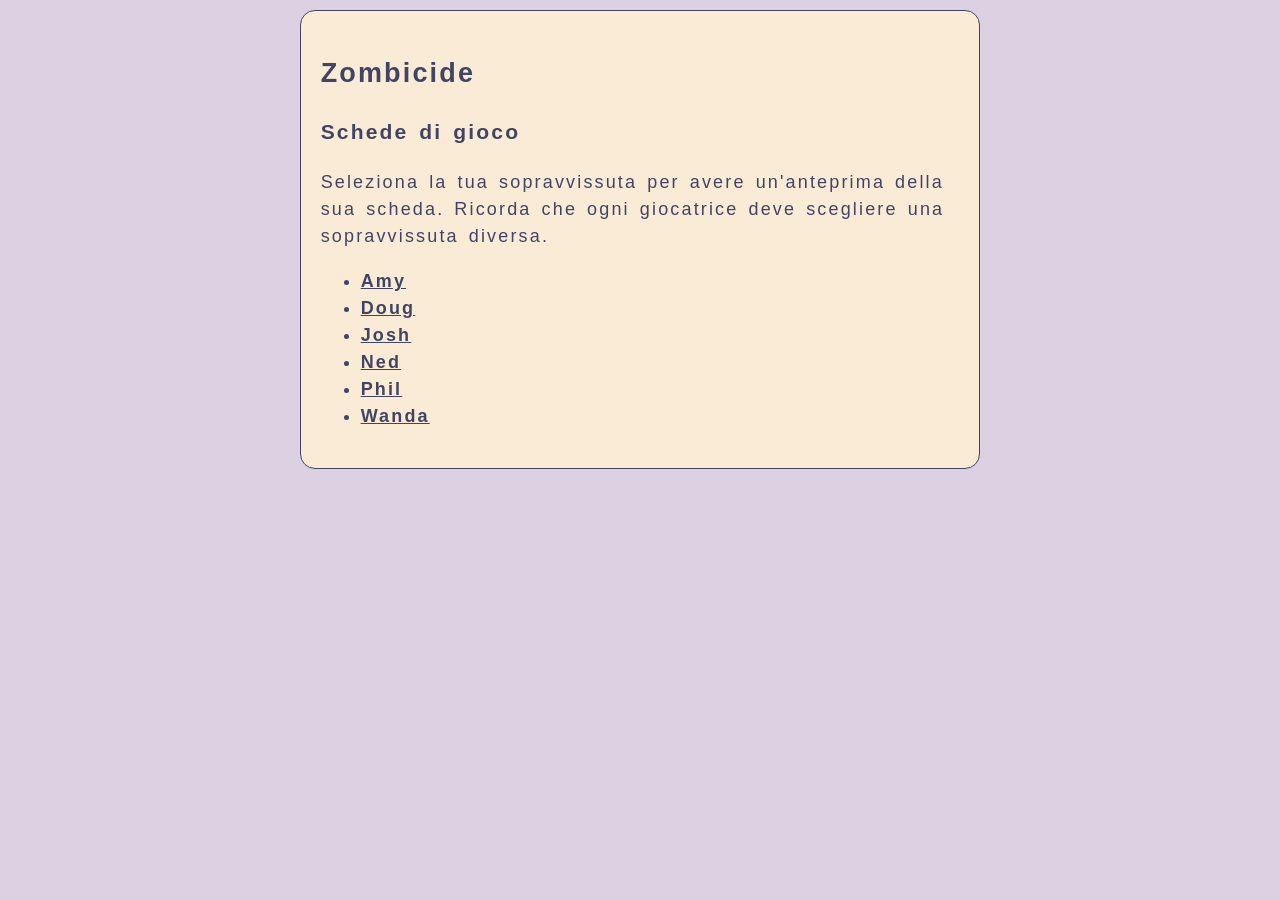
<file: index.html>
<!DOCTYPE html>
<html lang="it">
<head>
    <meta charset="UTF-8">
    <meta name="viewport" content="width=device-width, initial-scale=1.0">
    <link rel="stylesheet" href="style.css">
    <title>Giochiamoci! - Zombicide - Home</title>
</head>
<body>
    <header-sito></header-sito>
    <main>
        <section>
            <h2>Zombicide</h2>

            <h3>Schede di gioco</h3>

            <p>Seleziona la tua sopravvissuta per avere un'anteprima della sua scheda. Ricorda che ogni giocatrice deve scegliere una sopravvissuta diversa.</p>
            
            <ul>
                <li><a href="Amy_overview.html" aria-label="Anteprima scheda di Amy">Amy</a></li>
                <li><a href="Doug_overview.html" aria-label="Anteprima scheda di Doug">Doug</a></li>
                <li><a href="Josh_overview.html" aria-label="Anteprima scheda di Josh">Josh</a></li>
                <li><a href="Ned_overview.html" aria-label="Anteprima scheda di Ned">Ned</a></li>
                <li><a href="Phil_overview.html" aria-label="Anteprima scheda di Phil">Phil</a></li>
                <li><a href="Wanda_overview.html" aria-label="Anteprima scheda di Wanda">Wanda</a></li>
            </ul>
        </section>
    </main>
    <footer-sito></footer-sito>    
</body>
</html>
</file>
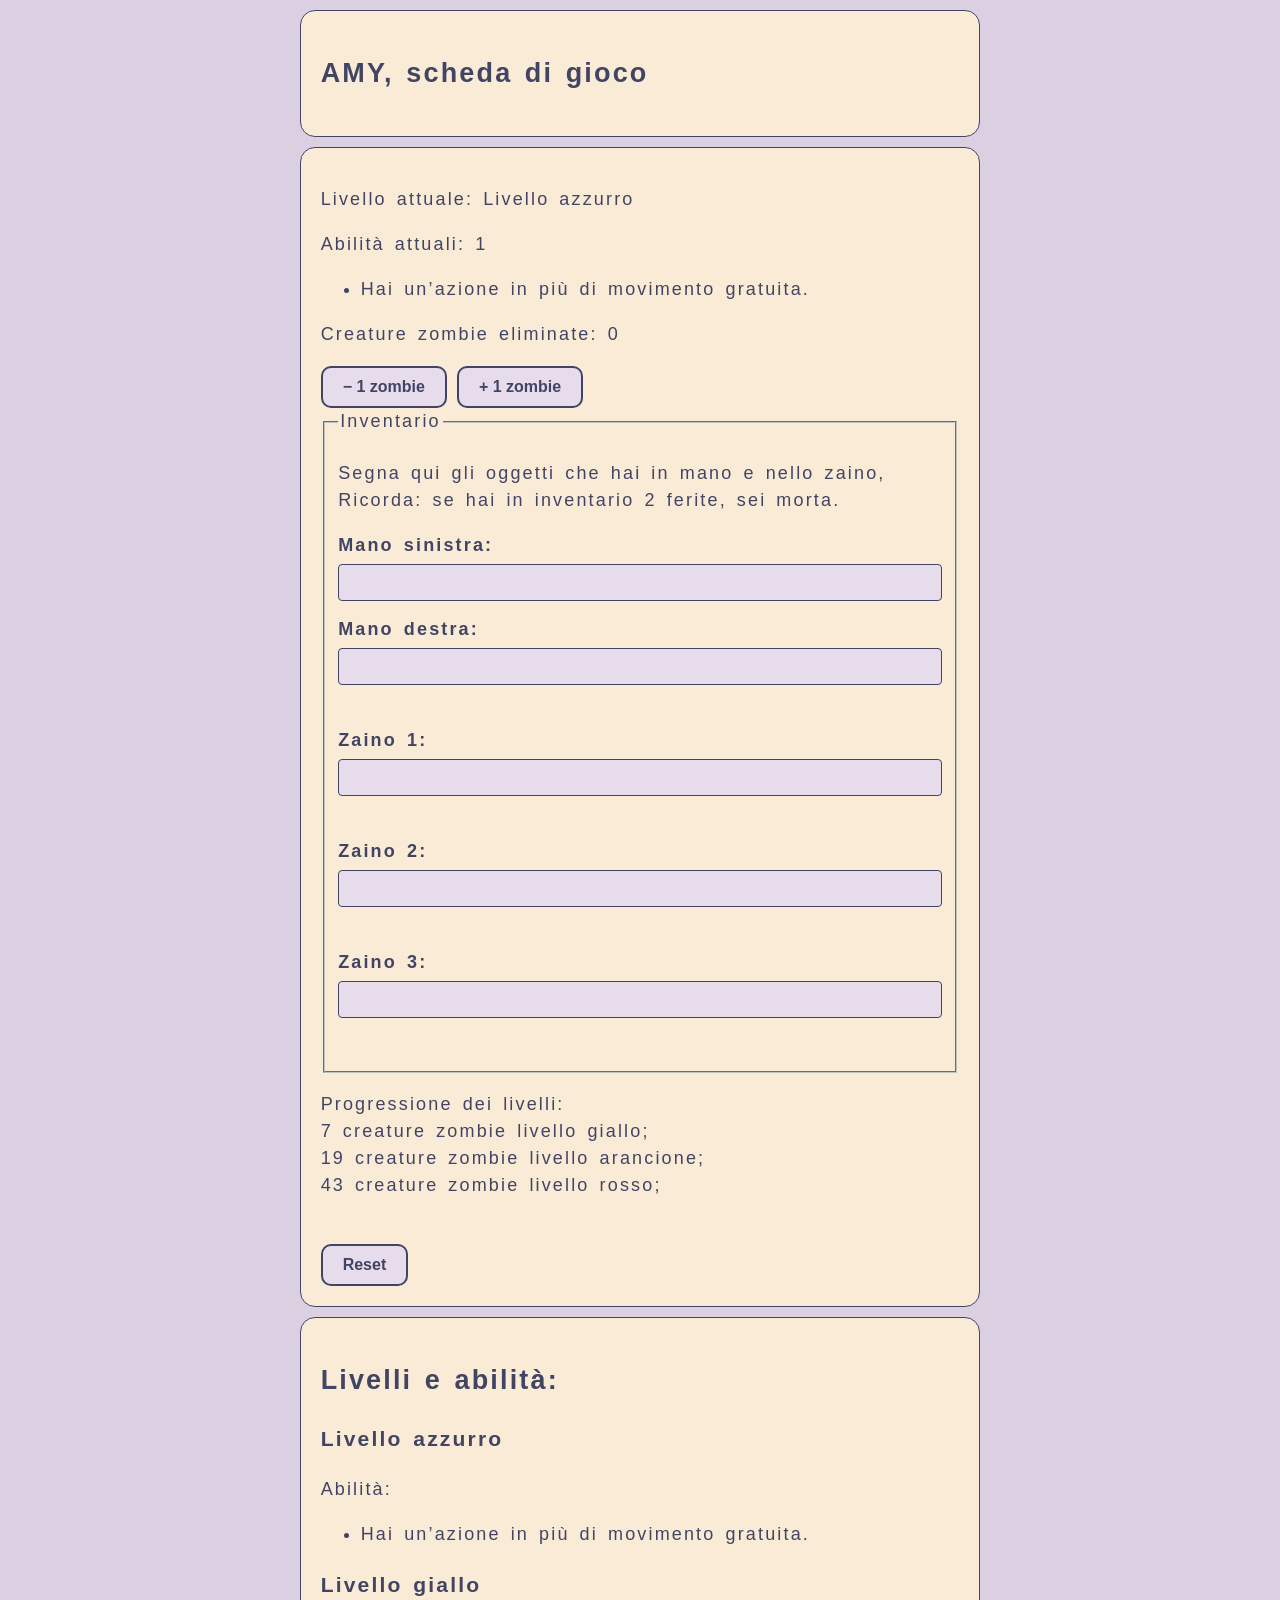
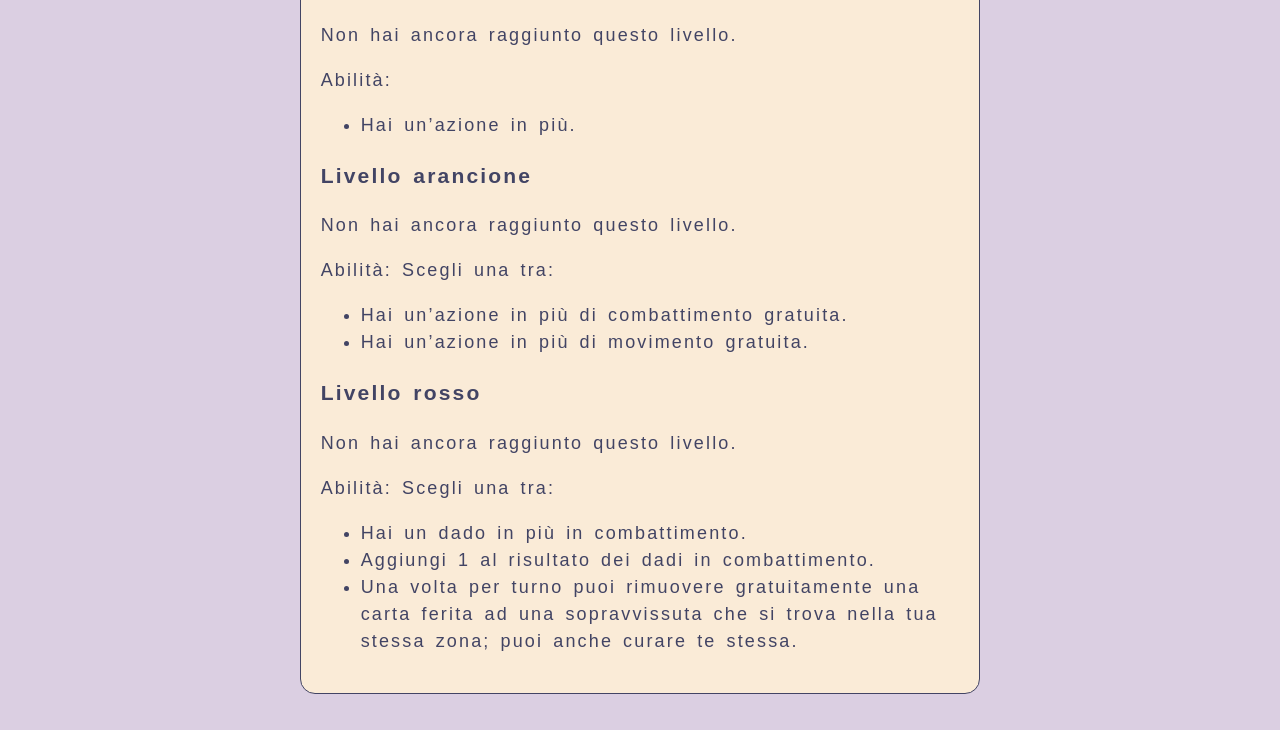
<file: Amy_card.html>
<!DOCTYPE html>
<html lang="it">
<head>
    <meta charset="UTF-8">
    <meta name="viewport" content="width=device-width, initial-scale=1.0">
    <link rel="stylesheet" href="style.css">
    <script src="personaggi.js" defer></script>
    <title>Giochiamoci! - ZombiCide - Amy, scheda di gioco</title>
</head>
<body>
    <main>
        <personaggio-card data-id="amy"></personaggio-card>
    </main>
</body>
</html>
</file>
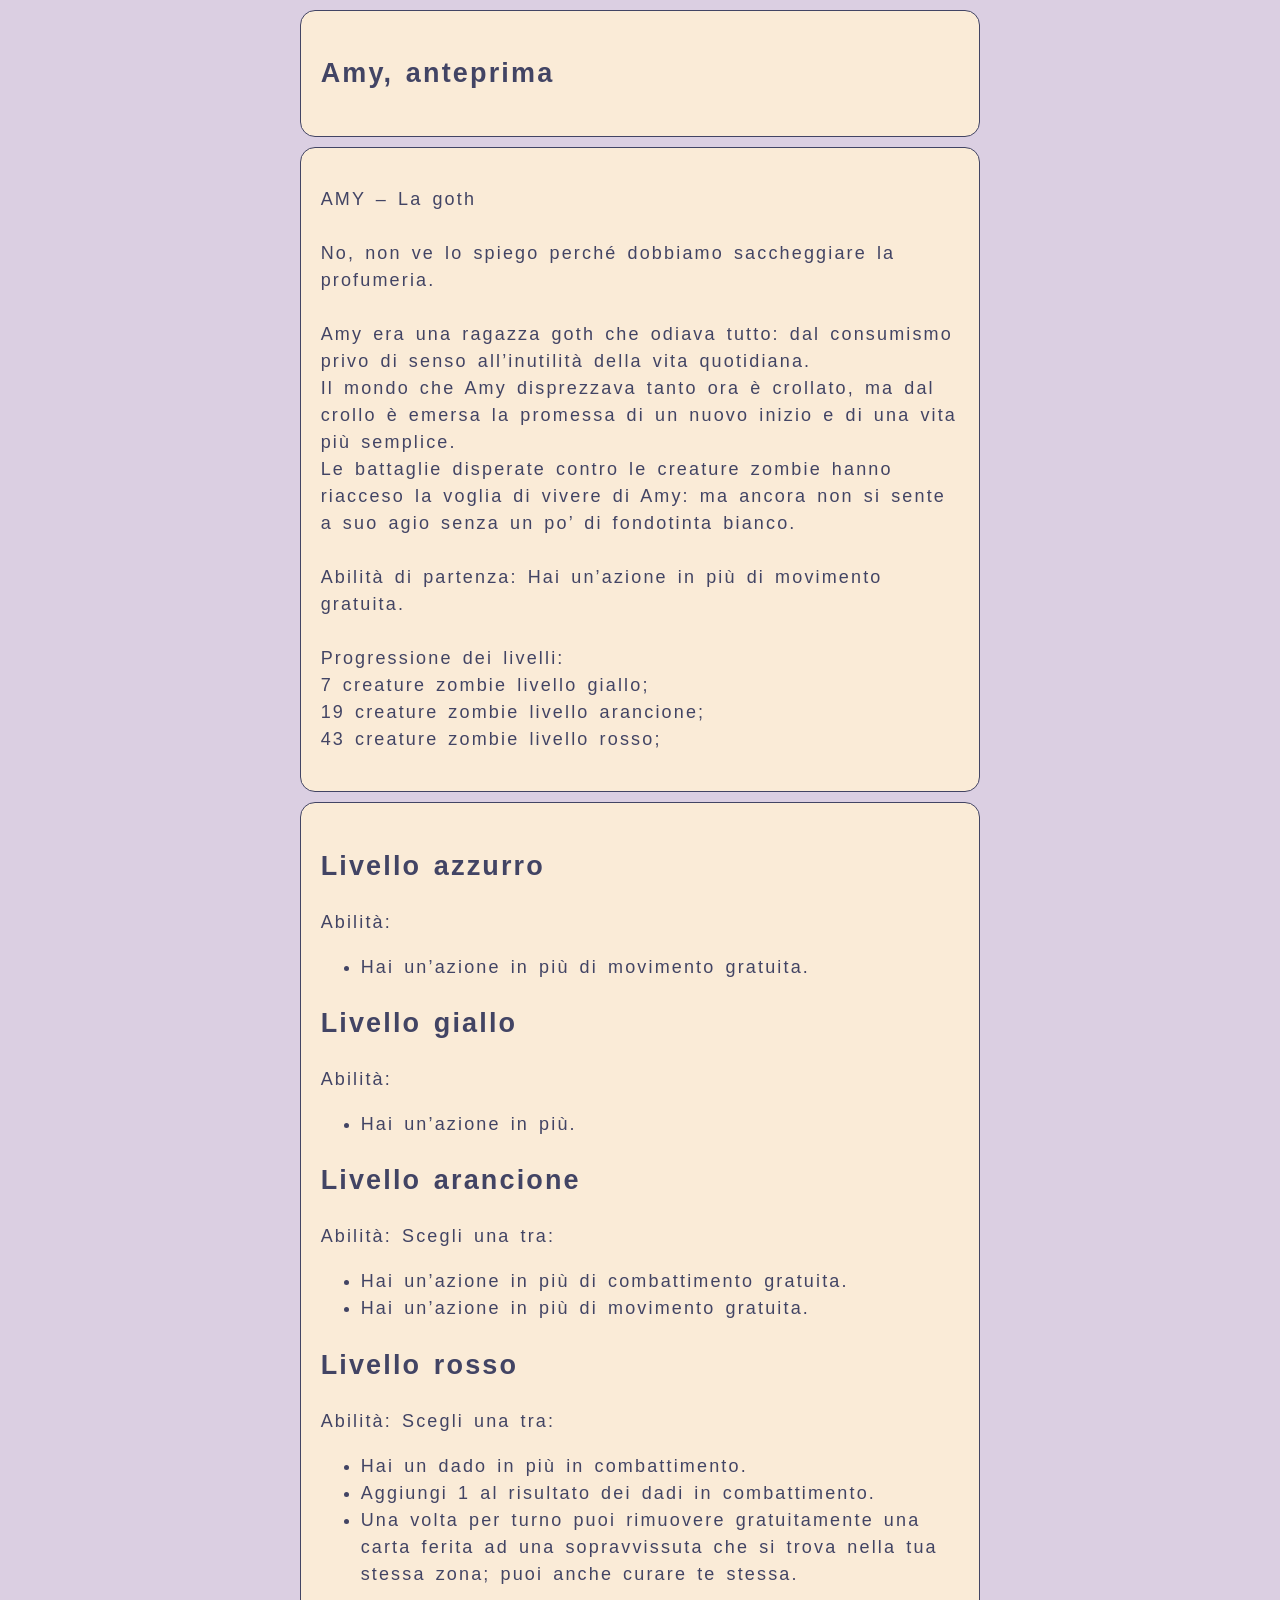
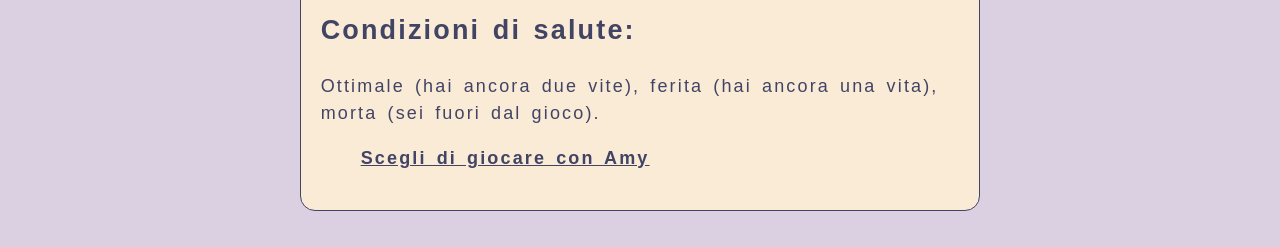
<file: Amy_overview.html>
<!DOCTYPE html>
<html lang="it">
<head>
    <meta charset="UTF-8">
    <meta name="viewport" content="width=device-width, initial-scale=1.0">
    <link rel="stylesheet" href="style.css">
    <script src="personaggi.js" defer></script>
    <title>Giochiamoci! - ZombiCide - Amy, anteprima</title>
</head>
<body>
    <main>
            <personaggio-overview data-id="amy"></personaggio-overview>
    </main>
</body>
</html>
</file>
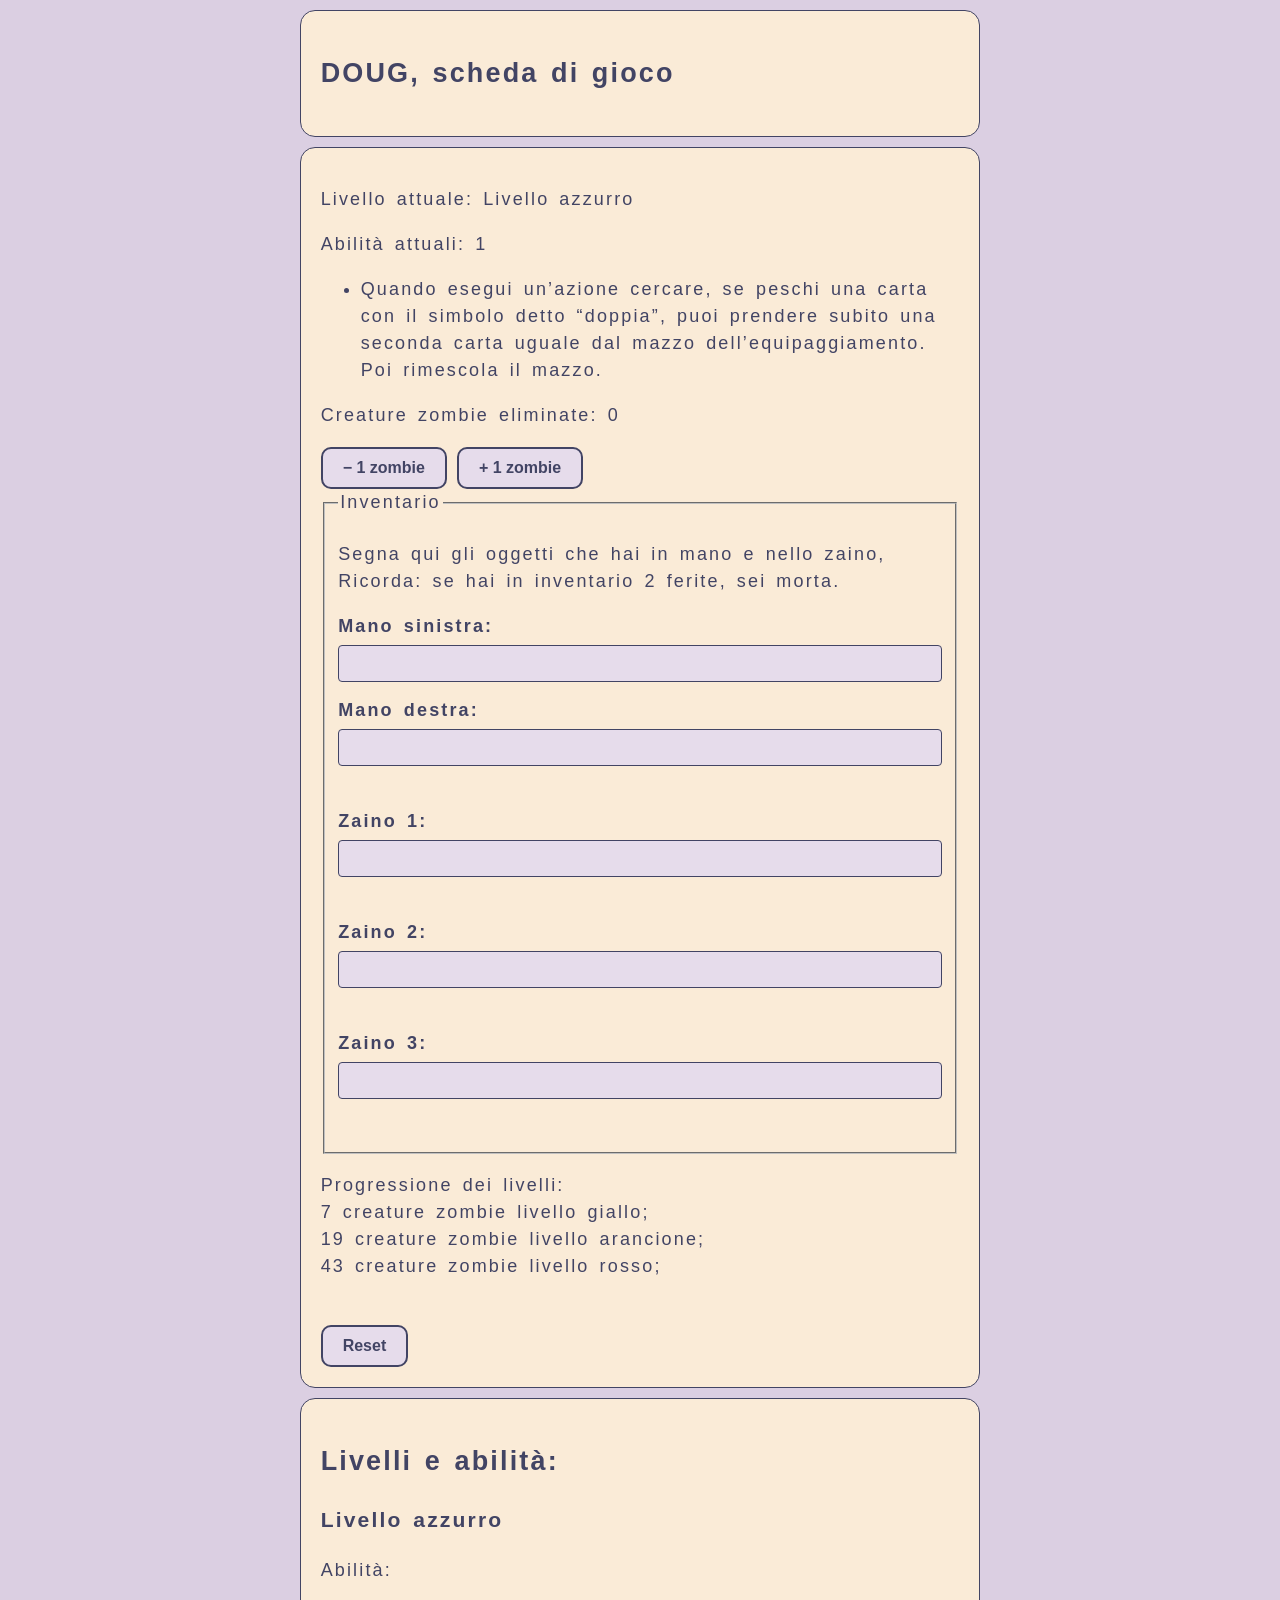
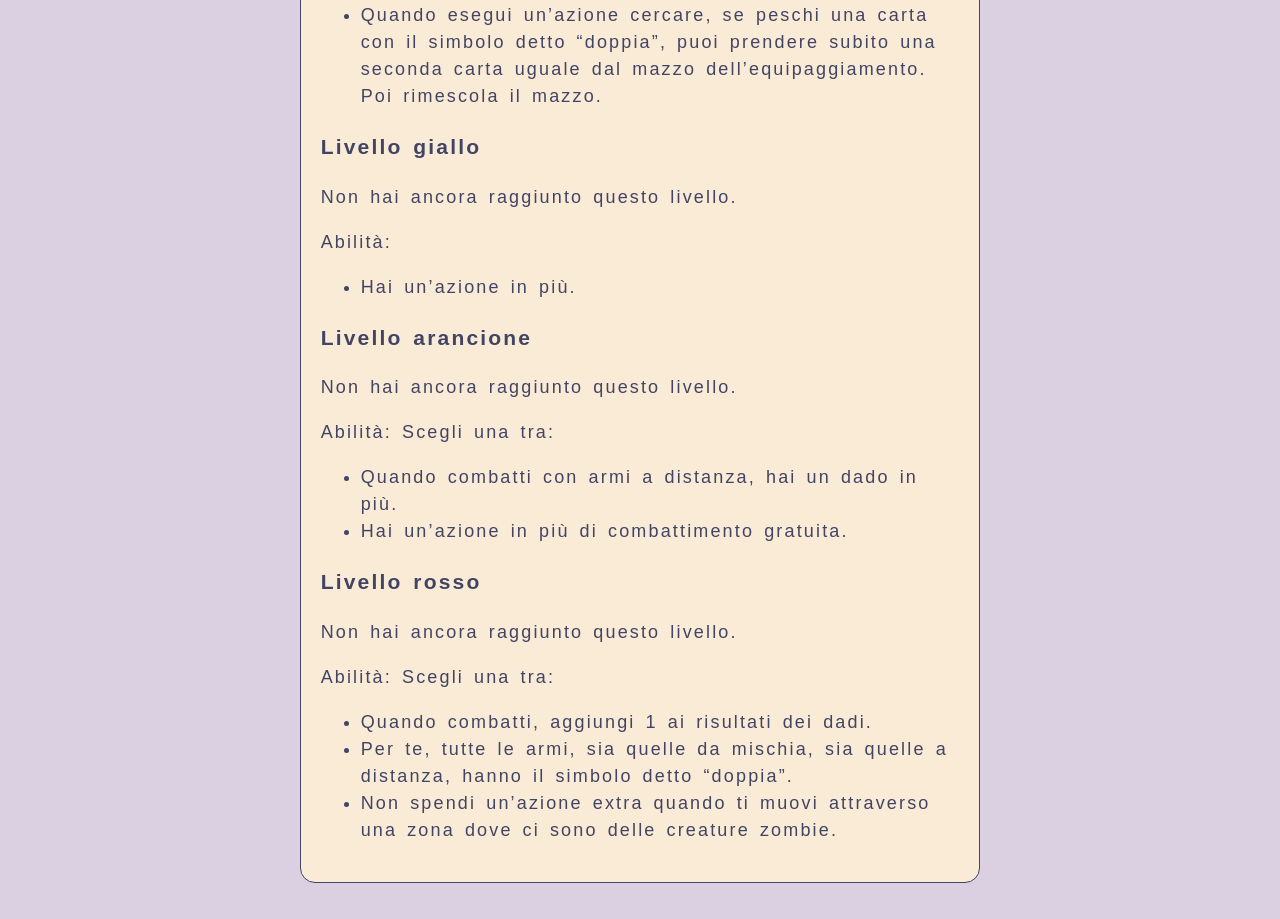
<file: Doug_card.html>
<!DOCTYPE html>
<html lang="it">
<head>
    <meta charset="UTF-8">
    <meta name="viewport" content="width=device-width, initial-scale=1.0">
    <link rel="stylesheet" href="style.css">
    <script src="personaggi.js" defer></script>
    <title>Giochiamoci! - ZombiCide - Doug, scheda di gioco</title>
</head>
<body>
    <main>
        <personaggio-card data-id="doug"></personaggio-card>
    </main>
</body>
</html>
</file>
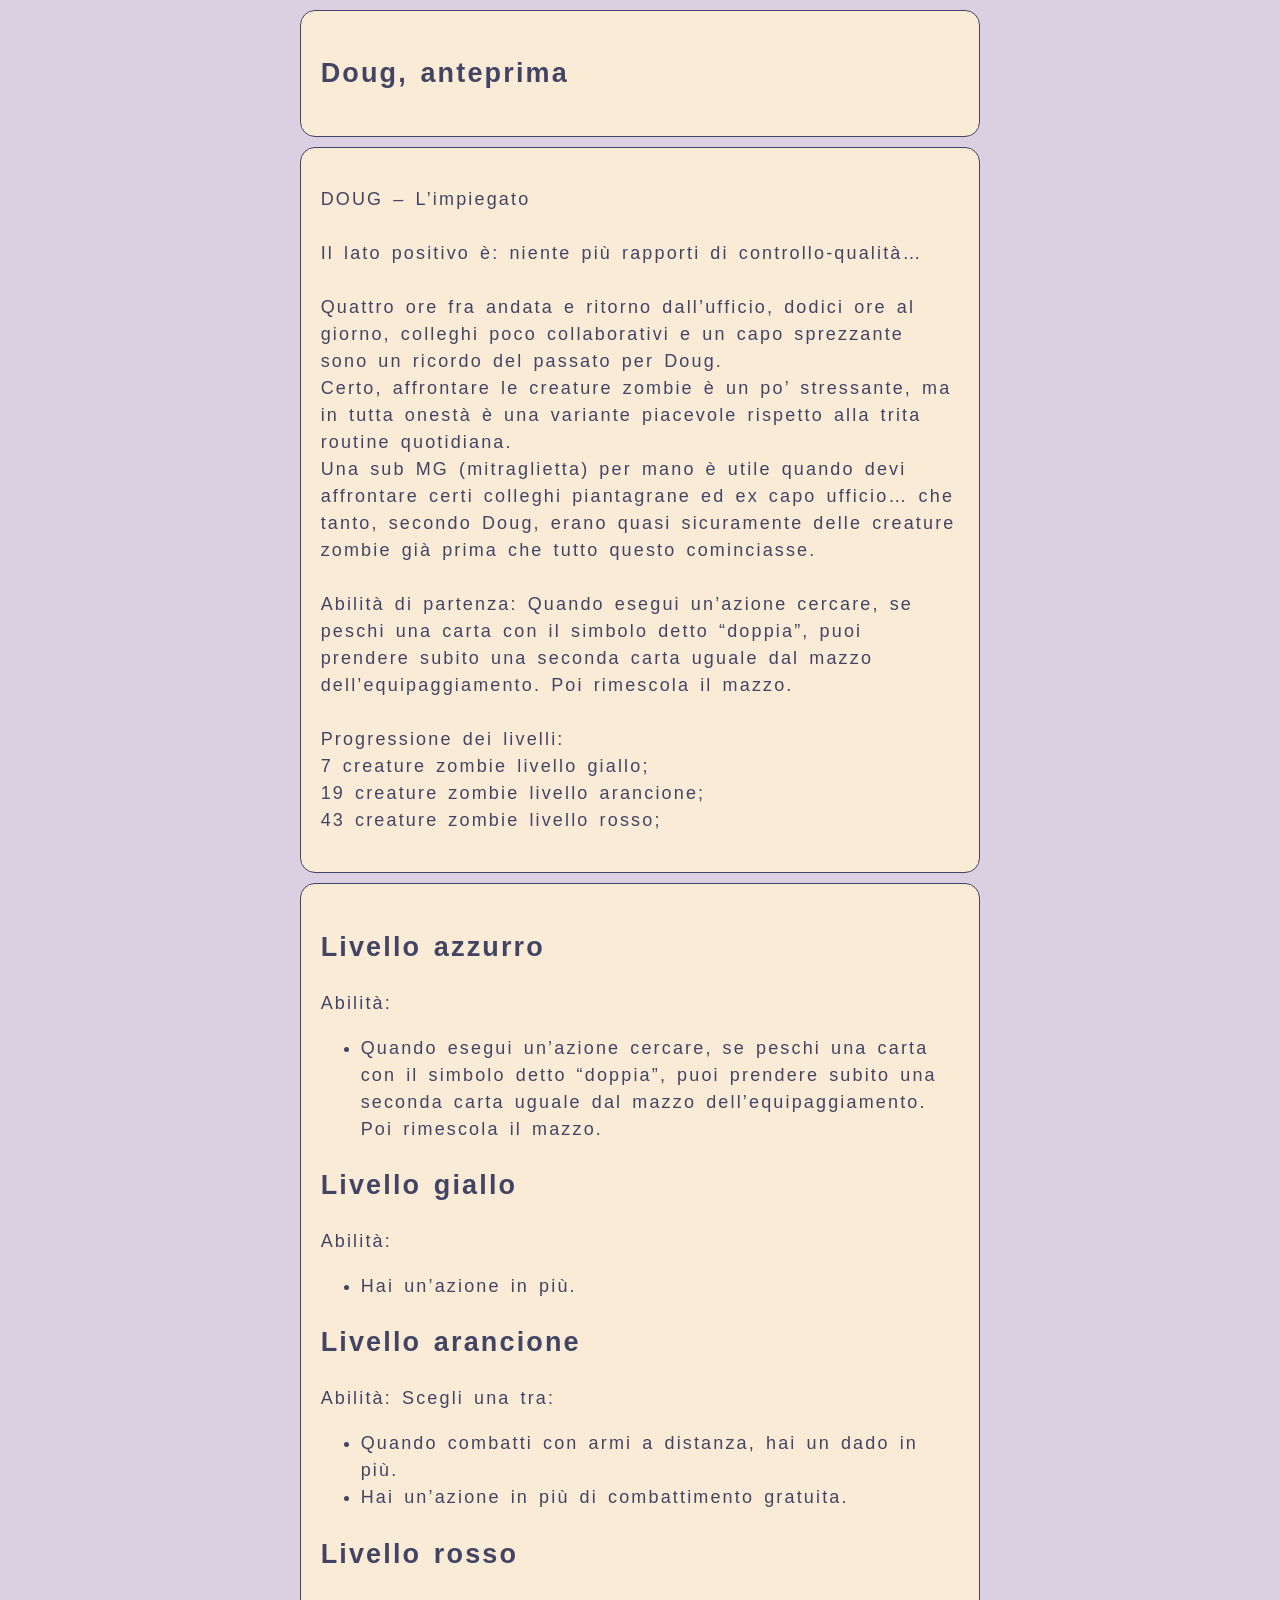
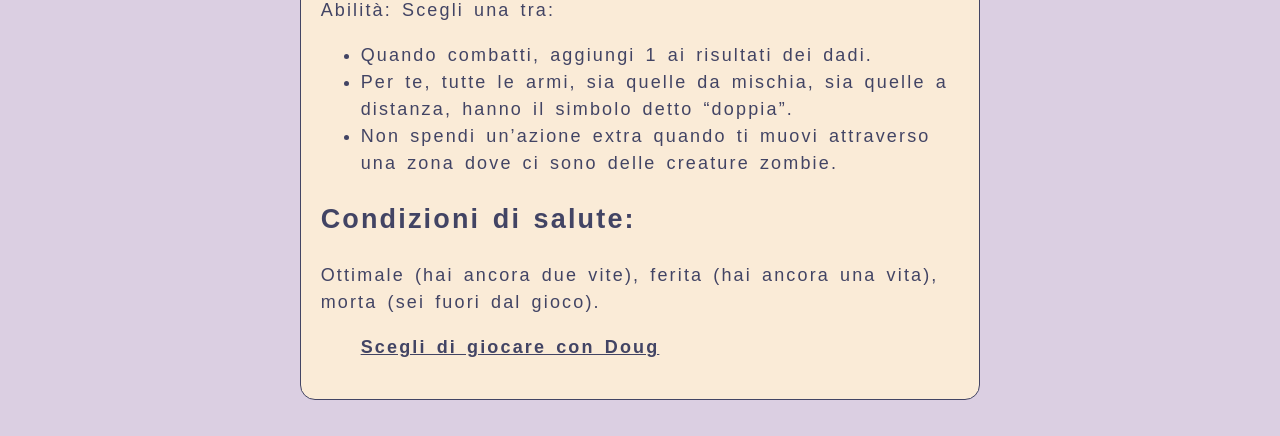
<file: Doug_overview.html>
<!DOCTYPE html>
<html lang="it">
<head>
    <meta charset="UTF-8">
    <meta name="viewport" content="width=device-width, initial-scale=1.0">
    <link rel="stylesheet" href="style.css">
    <script src="personaggi.js" defer></script>
    <title>Giochiamoci! - ZombiCide - Doug, anteprima</title>
</head>
<body>
    <main>
            <personaggio-overview data-id="doug"></personaggio-overview>
    </main>  
</body>
</html>
</file>
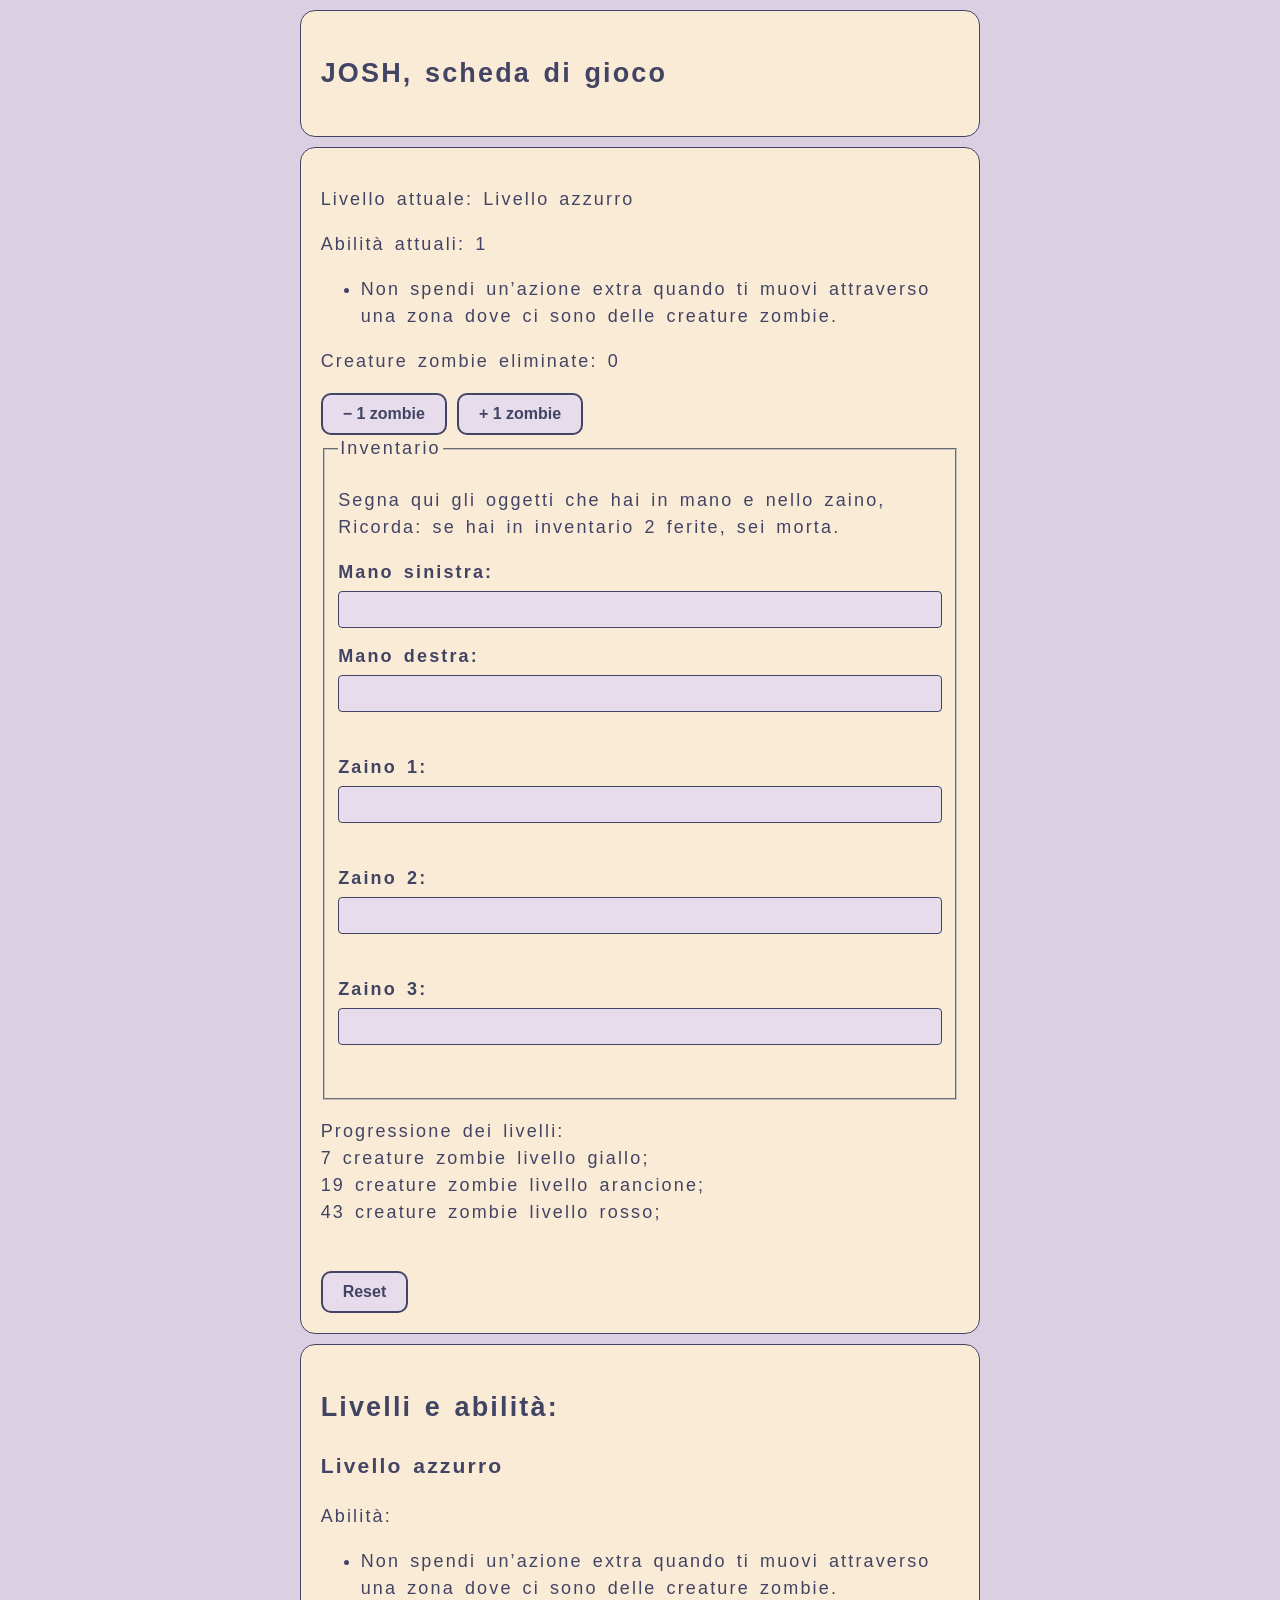
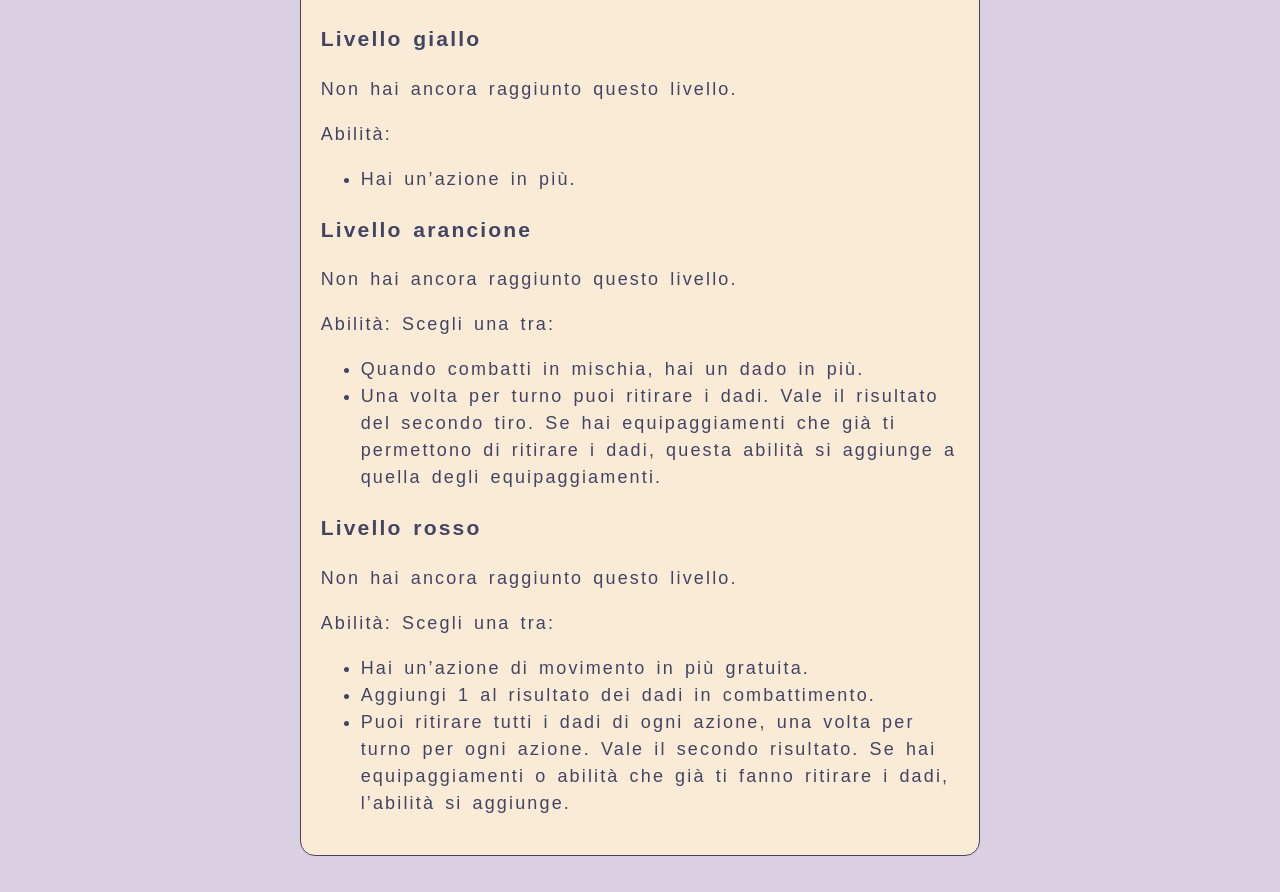
<file: Josh_card.html>
<!DOCTYPE html>
<html lang="it">
<head>
    <meta charset="UTF-8">
    <meta name="viewport" content="width=device-width, initial-scale=1.0">
    <link rel="stylesheet" href="style.css">
    <script src="personaggi.js" defer></script>
    <title>Giochiamoci! - ZombiCide - Josh, scheda di gioco</title>
</head>
<body>
    <main>
        <personaggio-card data-id="josh"></personaggio-card>
    </main>
</body>
</html>
</file>
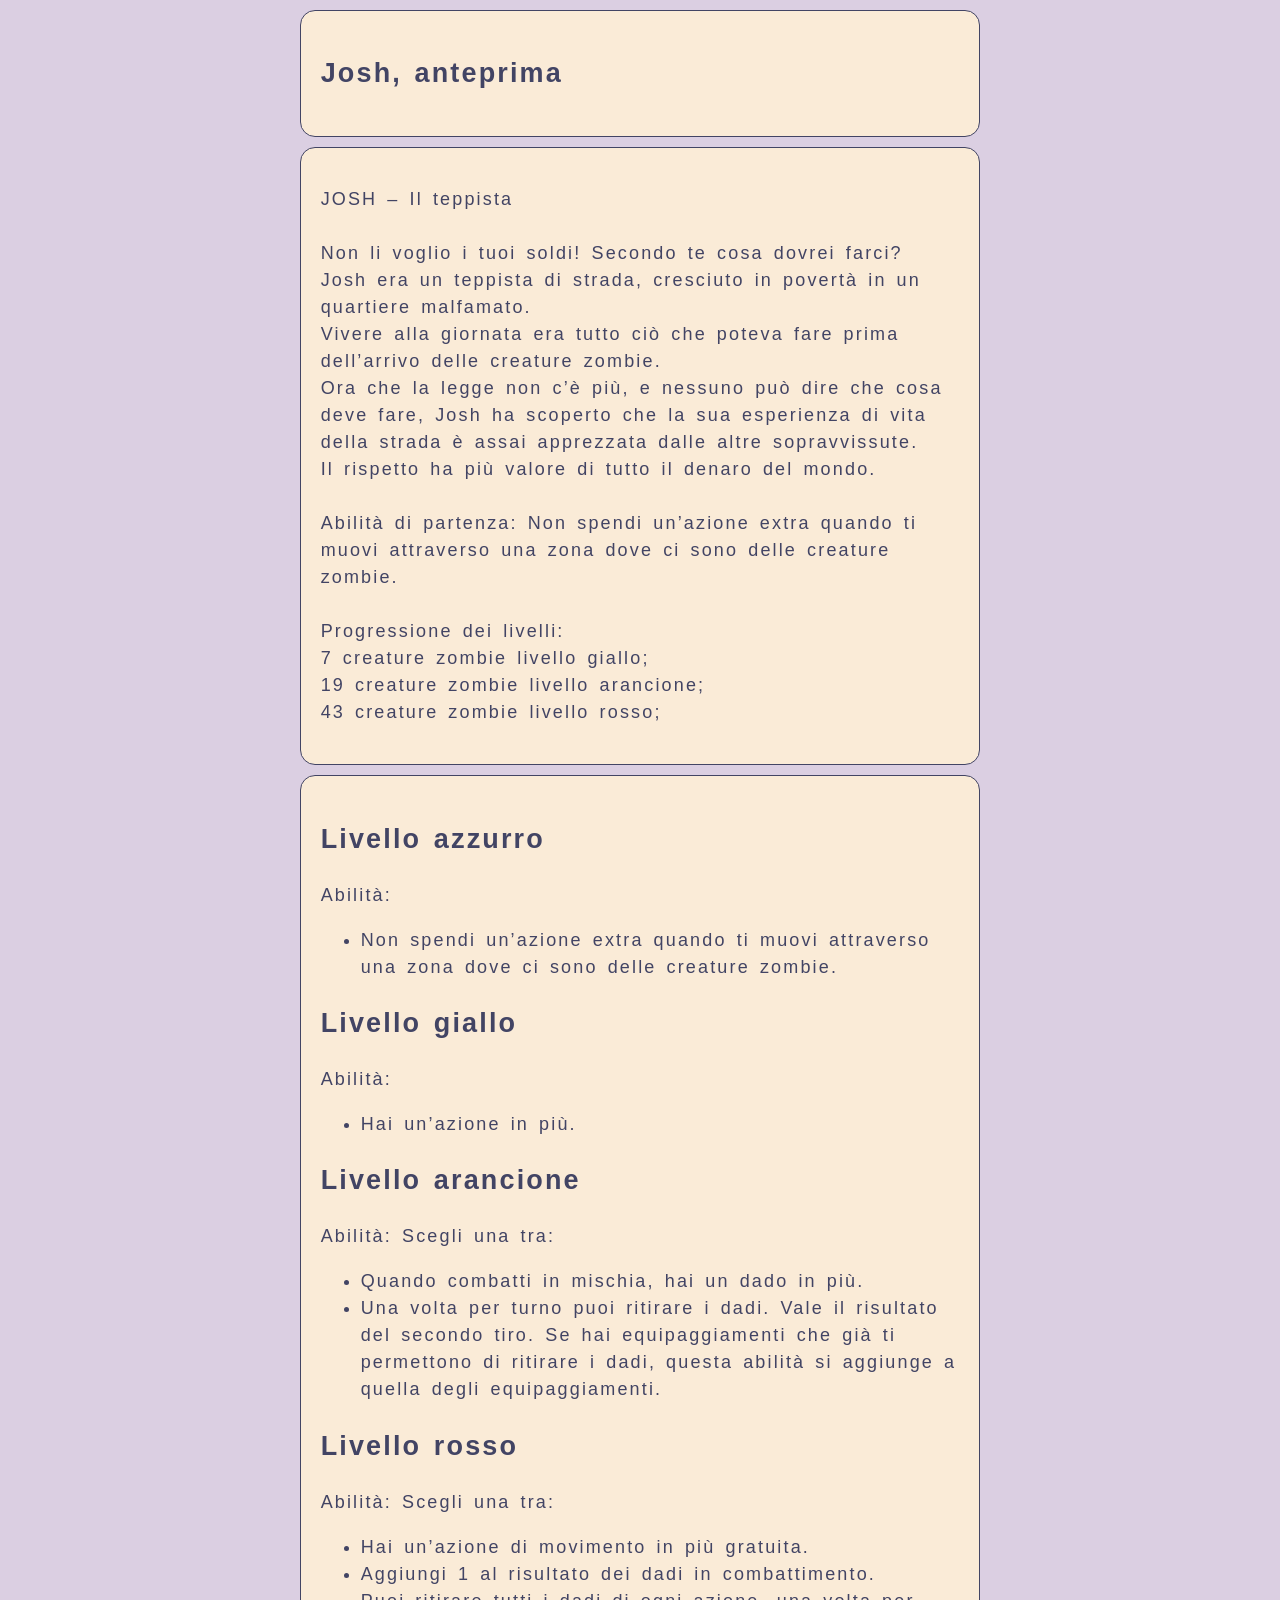
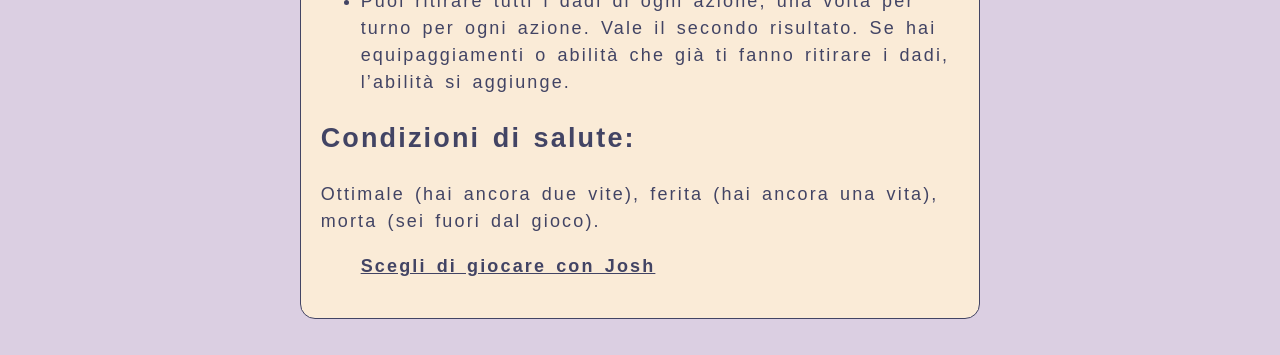
<file: Josh_overview.html>
<!DOCTYPE html>
<html lang="it">
<head>
    <meta charset="UTF-8">
    <meta name="viewport" content="width=device-width, initial-scale=1.0">
    <link rel="stylesheet" href="style.css">
    <script src="personaggi.js" defer></script>
    <title>Giochiamoci! - ZombiCide - Josh, anteprima</title>
</head>
<body>
    <main>
            <personaggio-overview data-id="josh"></personaggio-overview>
    </main>  
</body>
</html>
</file>
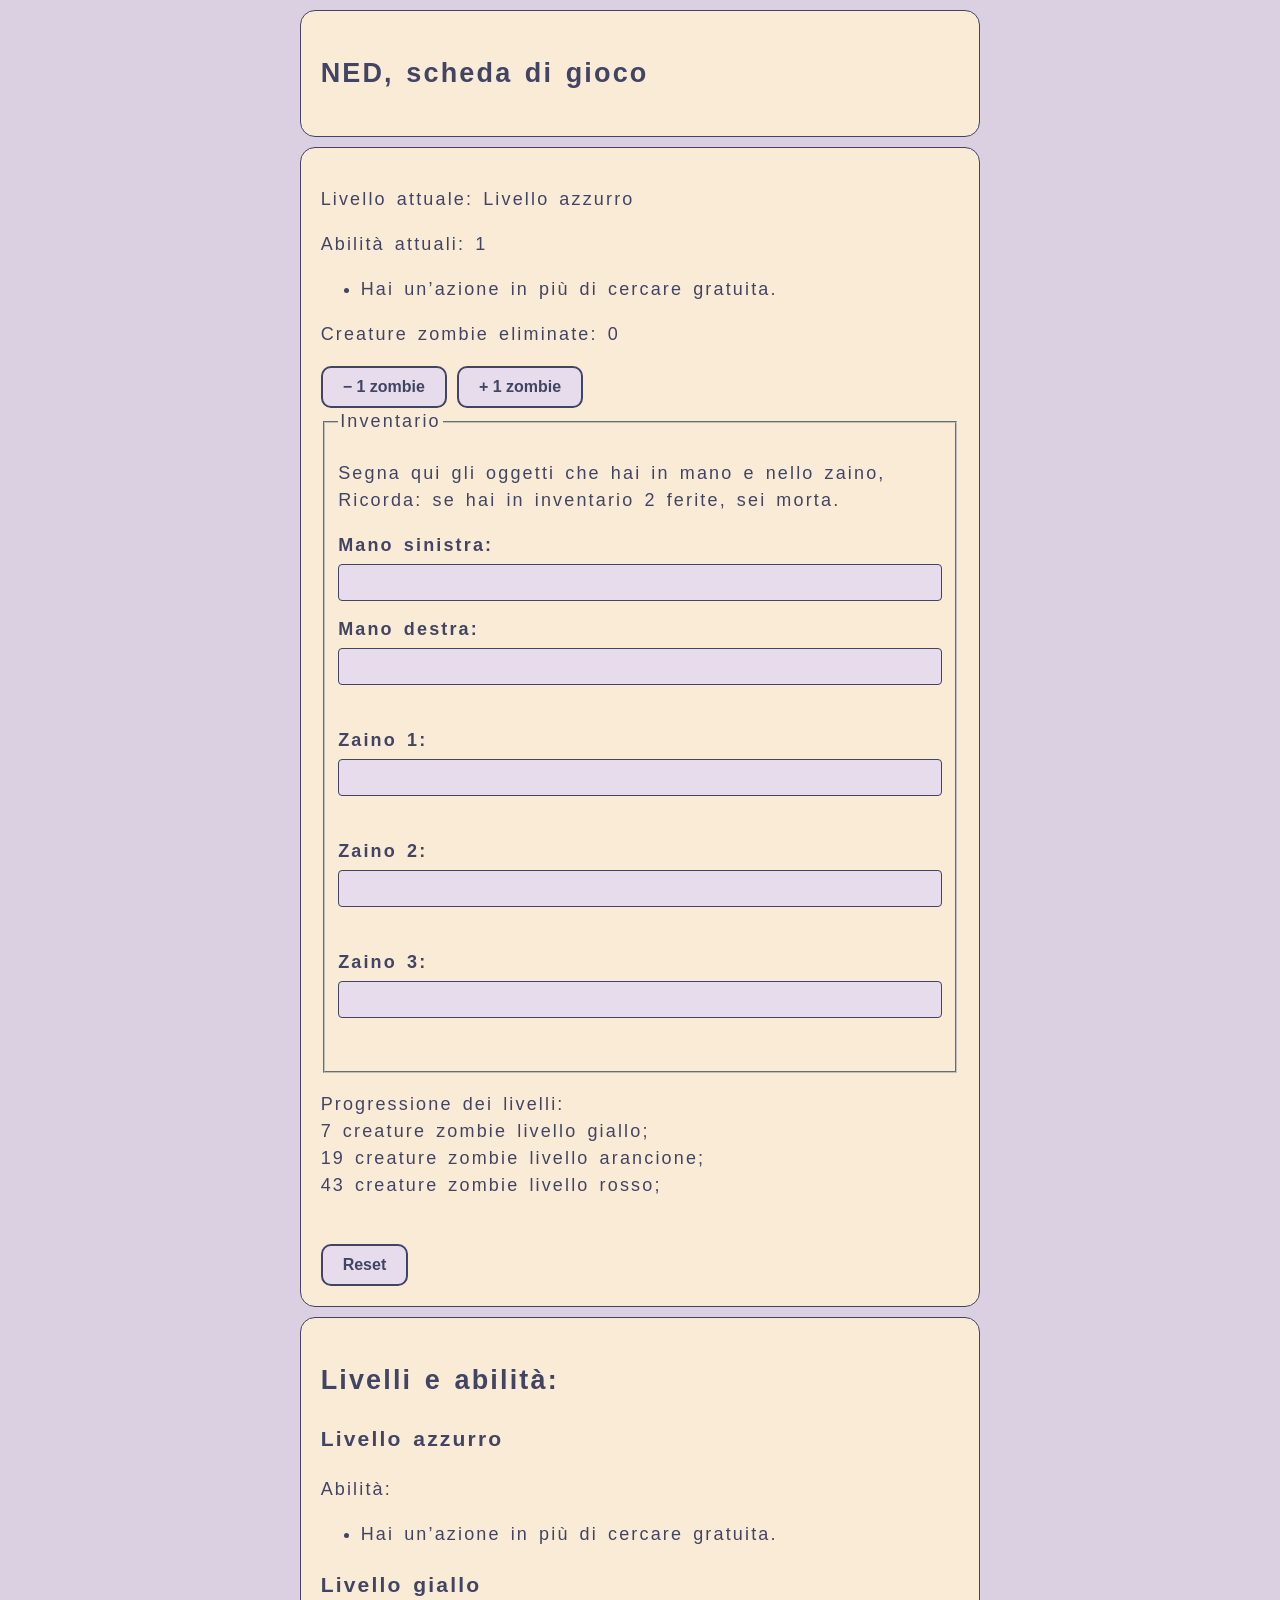
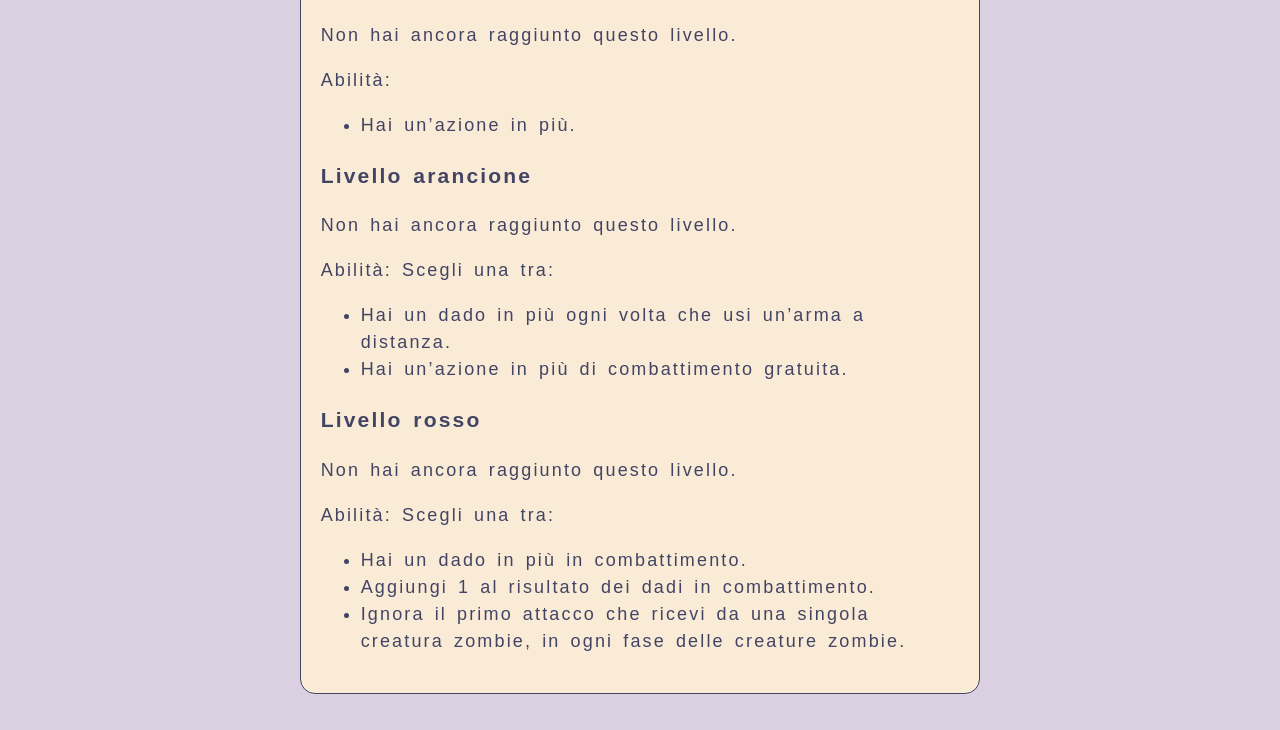
<file: Ned_card.html>
<!DOCTYPE html>
<html lang="it">
<head>
    <meta charset="UTF-8">
    <meta name="viewport" content="width=device-width, initial-scale=1.0">
    <link rel="stylesheet" href="style.css">
    <script src="personaggi.js" defer></script>
    <title>Giochiamoci! - ZombiCide - Ned, scheda di gioco</title>
</head>
<body>
    <main>
        <personaggio-card data-id="ned"></personaggio-card>
    </main>
</body>
</html>
</file>
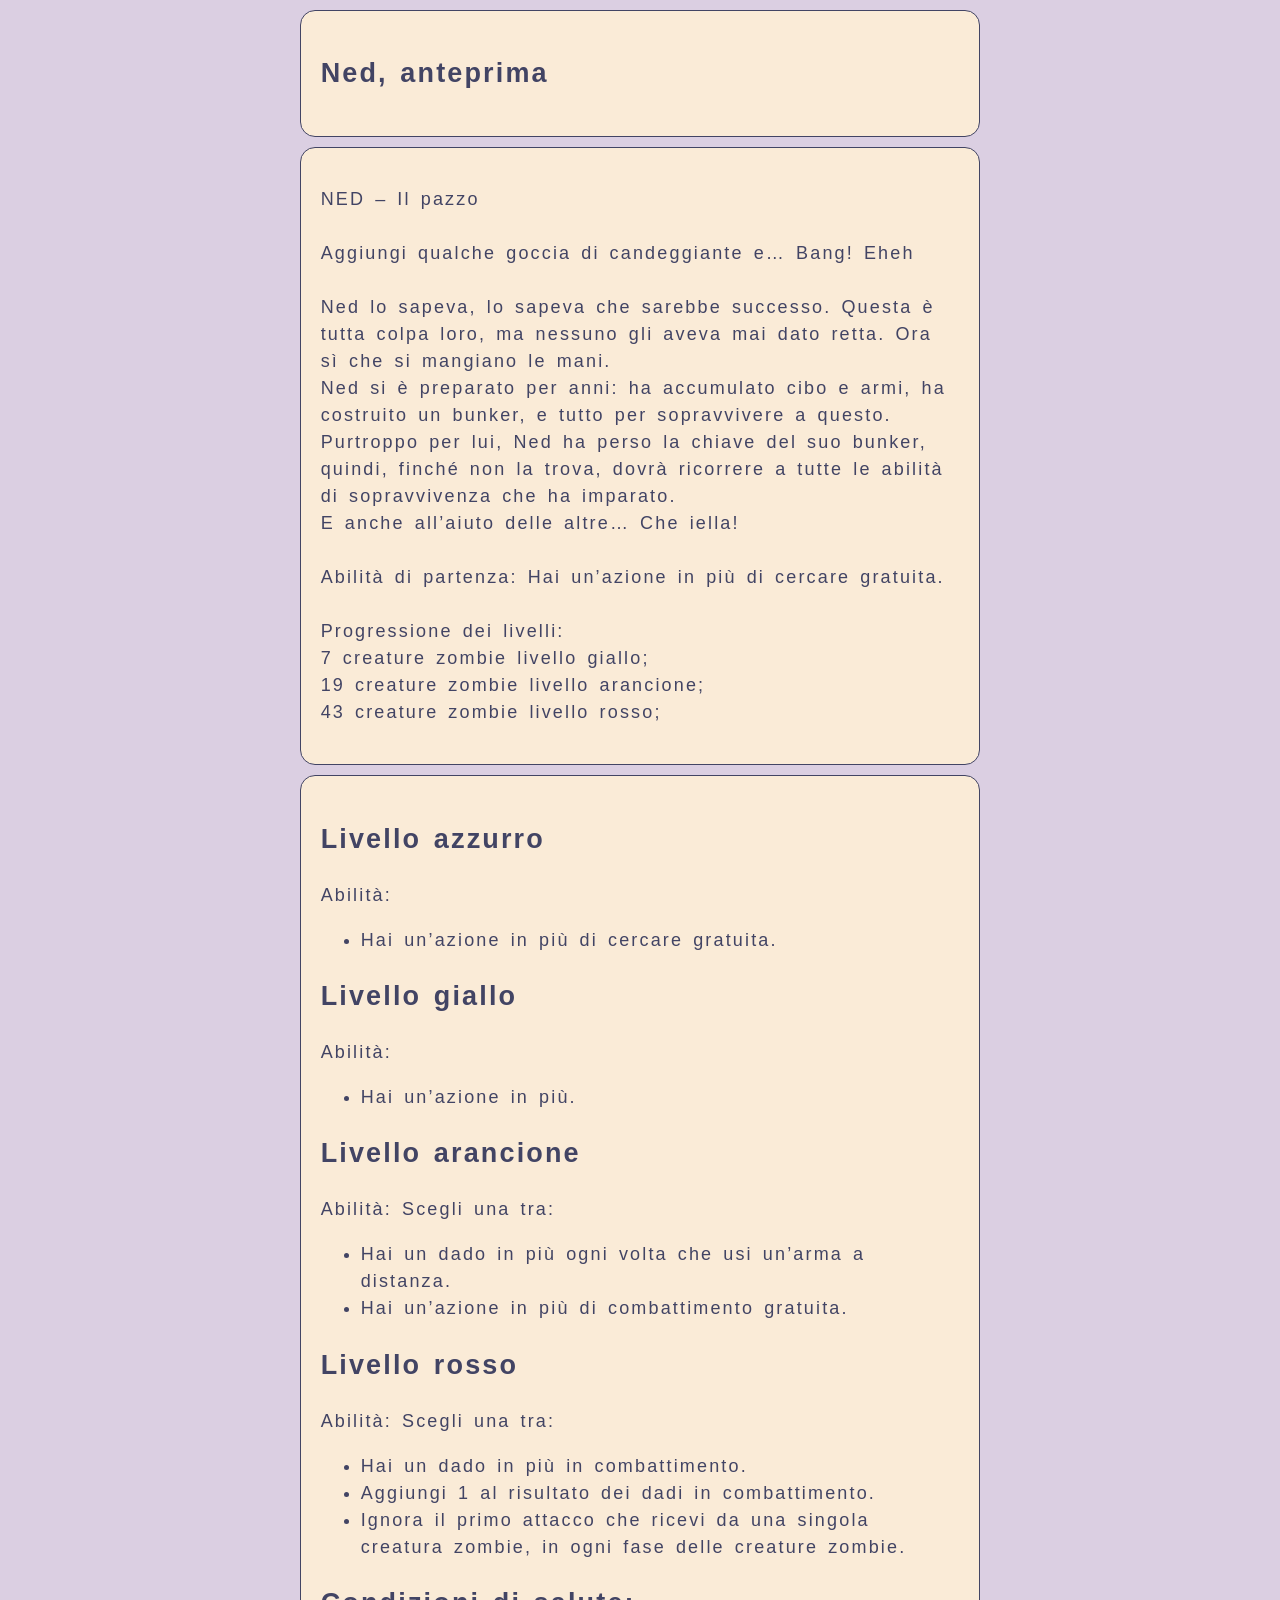
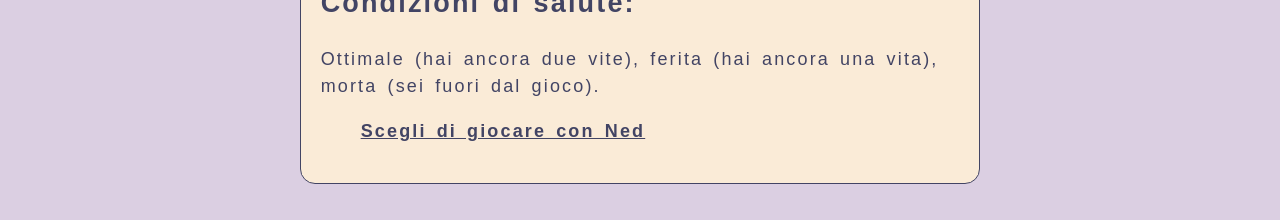
<file: Ned_overview.html>
<!DOCTYPE html>
<html lang="it">
<head>
    <meta charset="UTF-8">
    <meta name="viewport" content="width=device-width, initial-scale=1.0">
    <link rel="stylesheet" href="style.css">
    <script src="personaggi.js" defer></script>
    <title>Giochiamoci! - ZombiCide - Ned, anteprima</title>
</head>
<body>
    <main>
            <personaggio-overview data-id="ned"></personaggio-overview>
    </main>
</body>
</html>
</file>
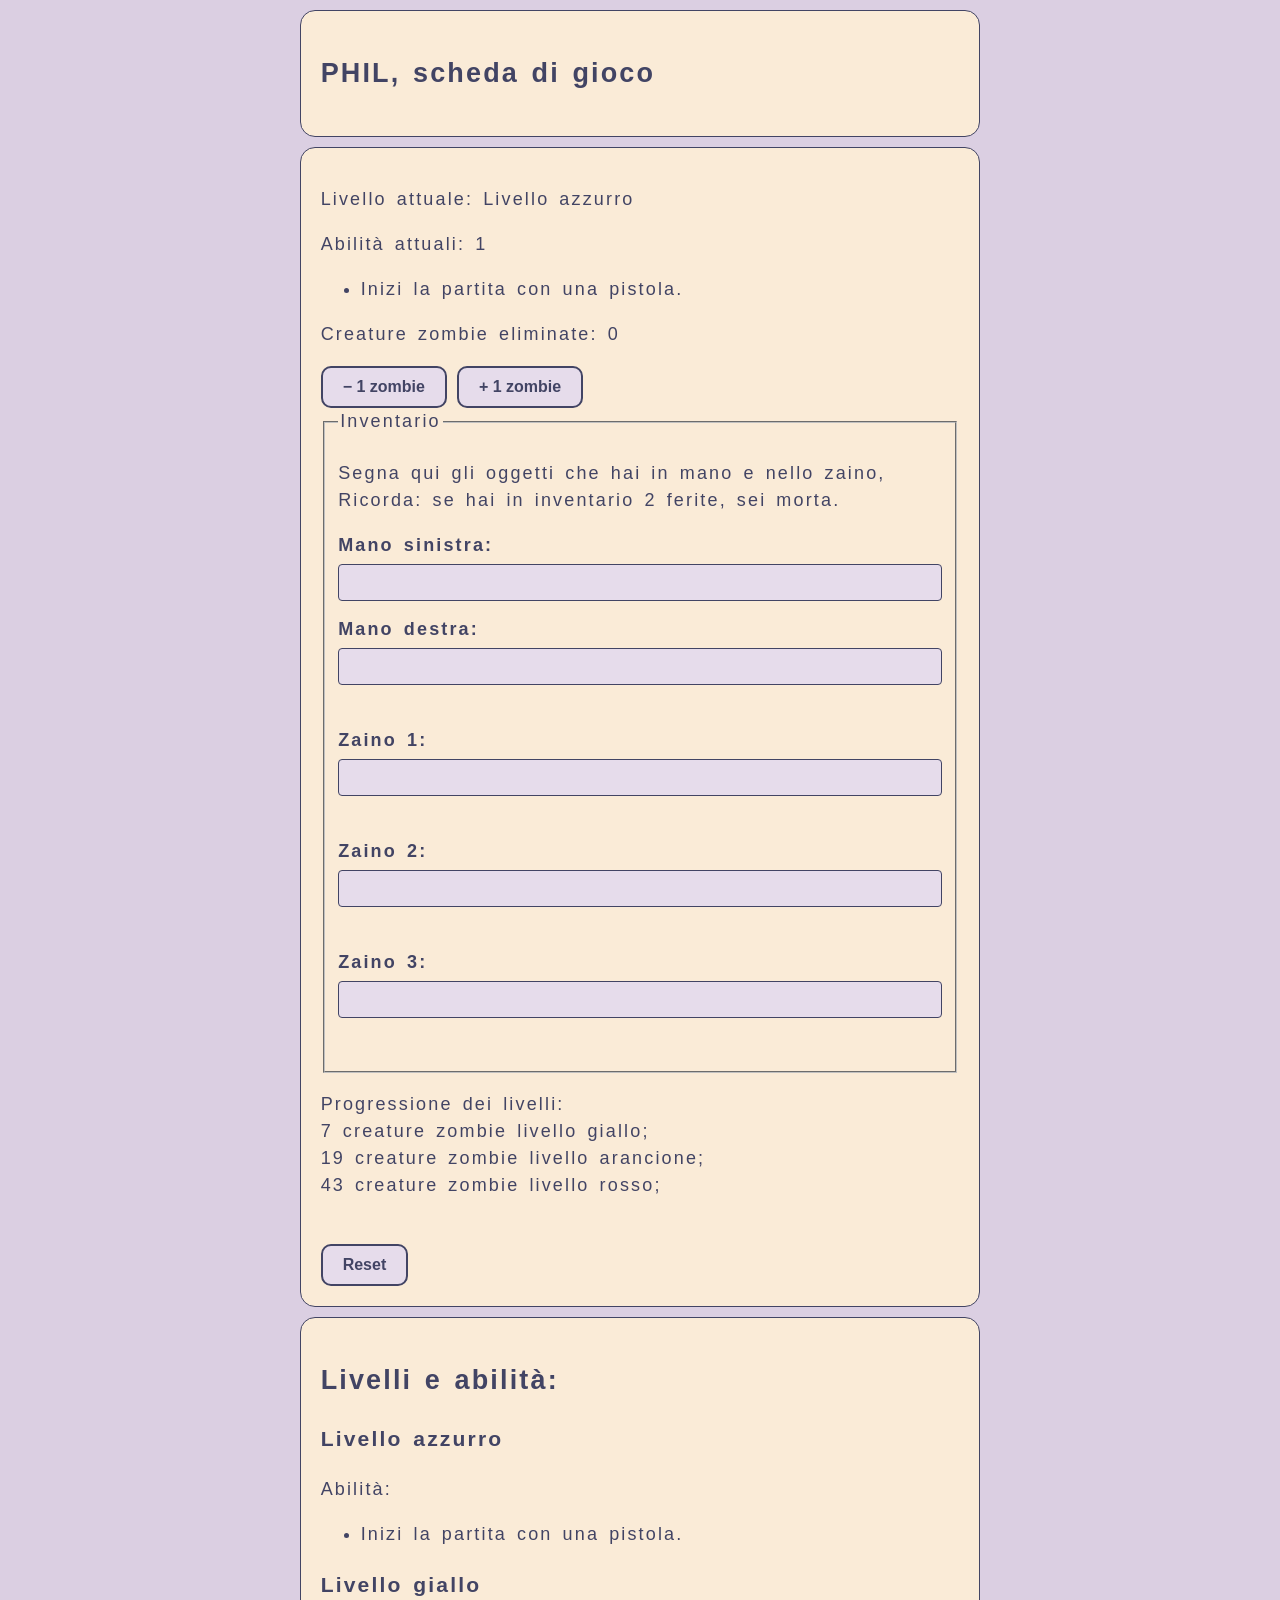
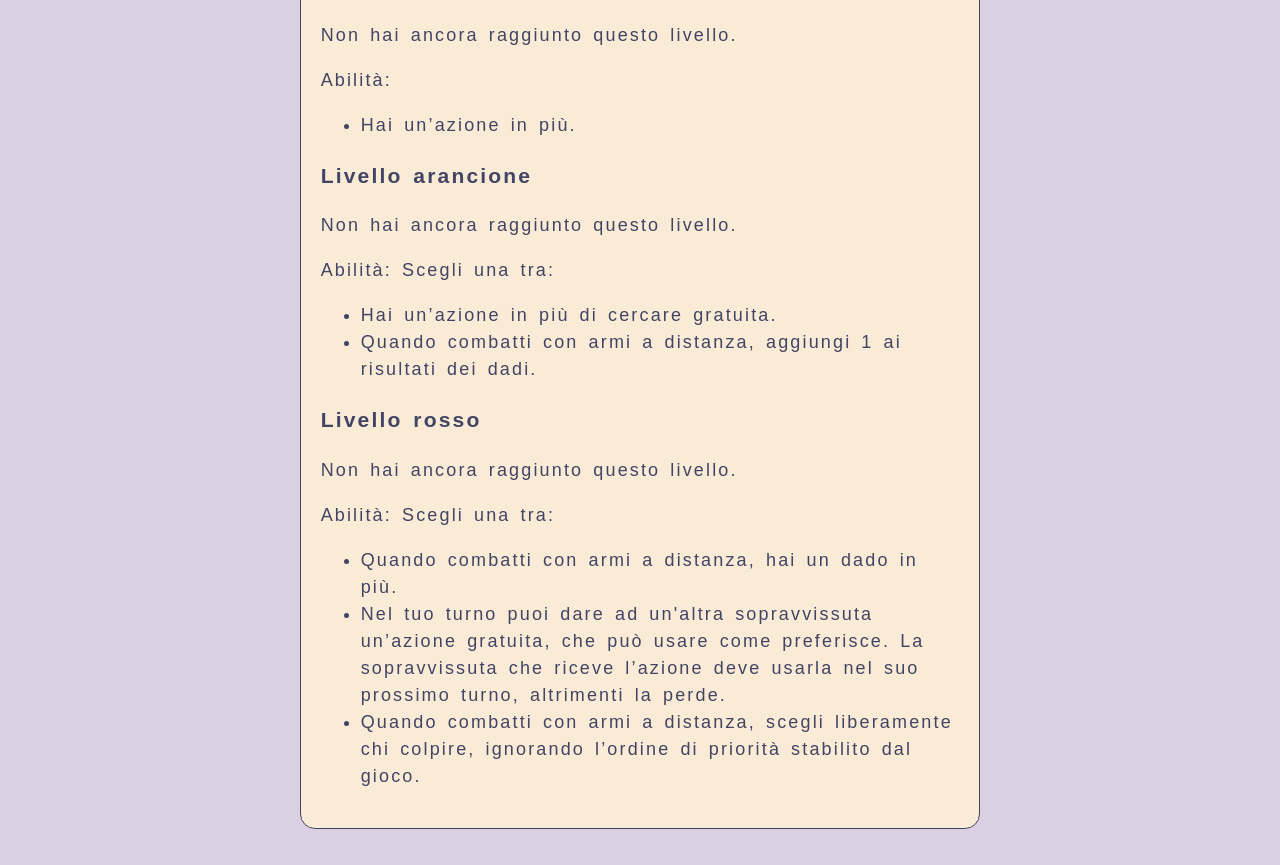
<file: Phil_card.html>
<!DOCTYPE html>
<html lang="it">
<head>
    <meta charset="UTF-8">
    <meta name="viewport" content="width=device-width, initial-scale=1.0">
    <link rel="stylesheet" href="style.css">
    <script src="personaggi.js" defer></script>
    <title>Giochiamoci! - ZombiCide - Phil, scheda di gioco</title>
</head>
<body>
    <main>
        <personaggio-card data-id="phil"></personaggio-card>
    </main>
</body>
</html>
</file>
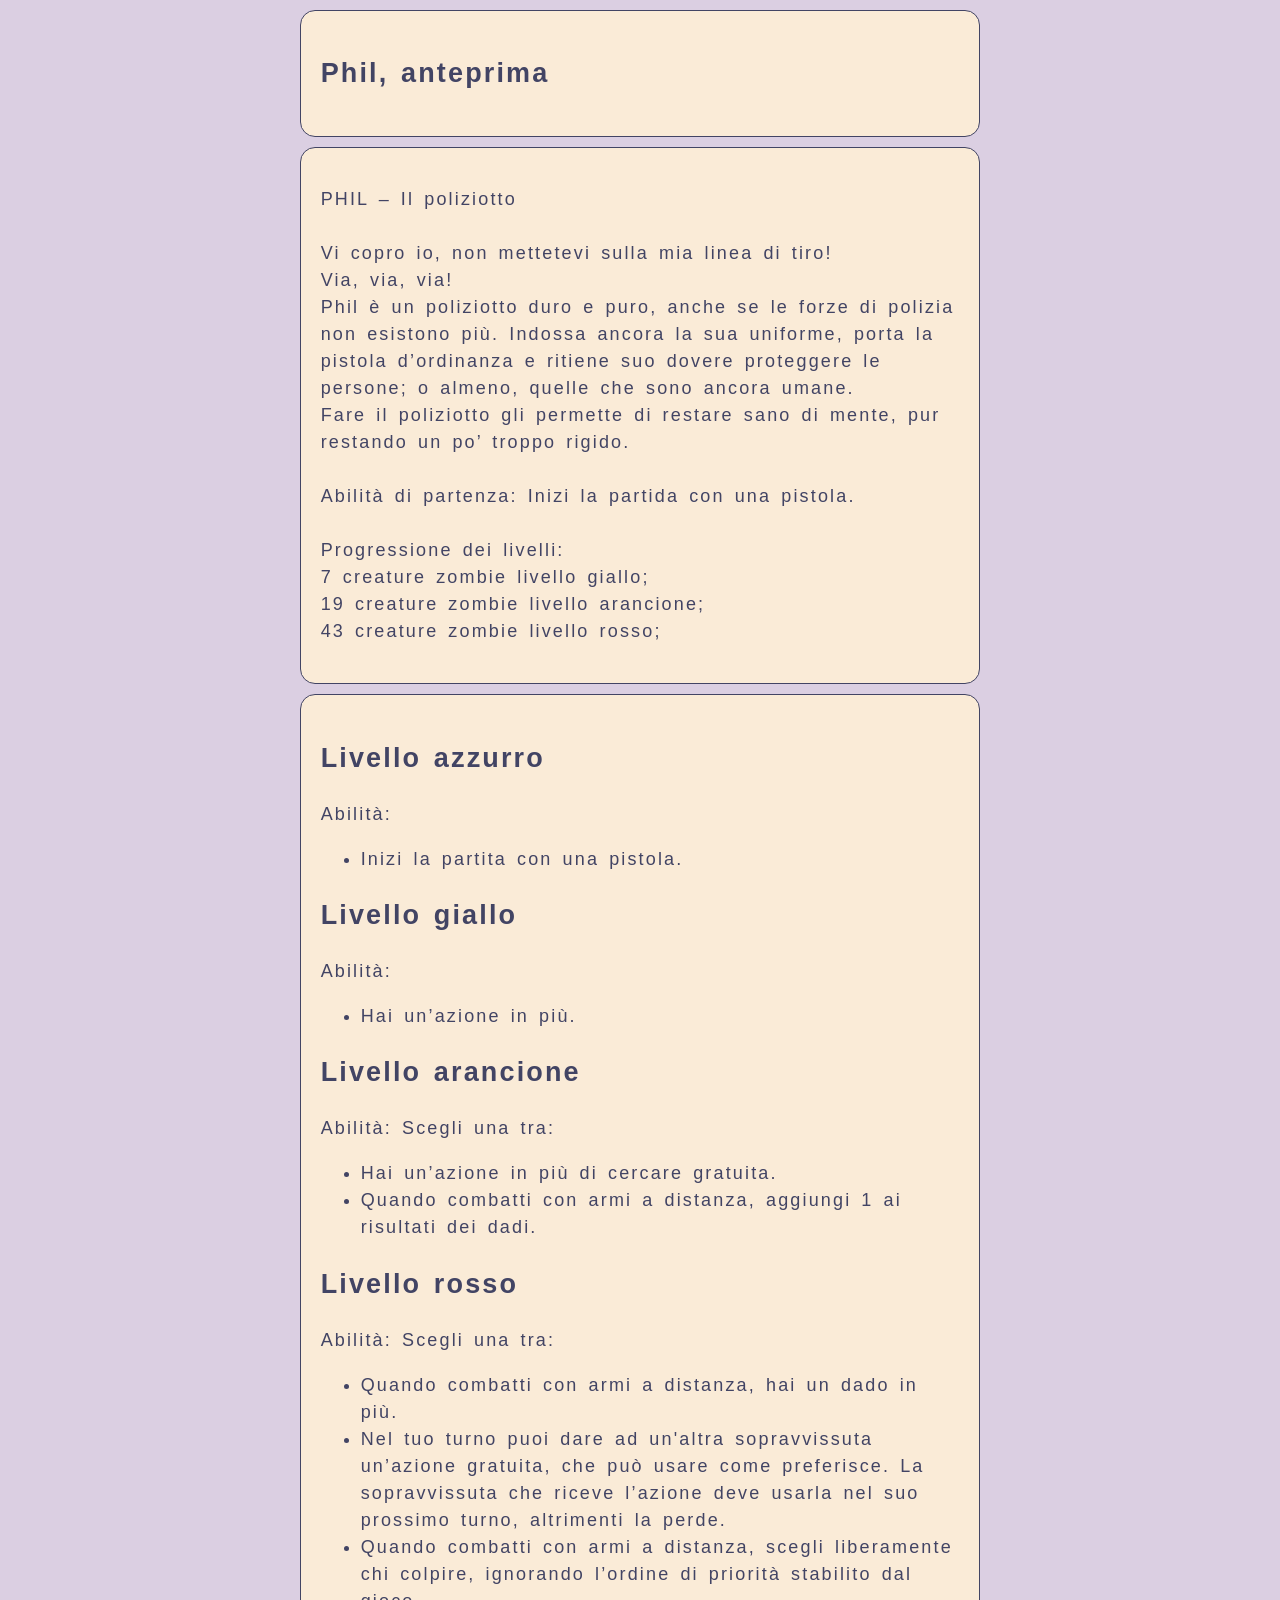
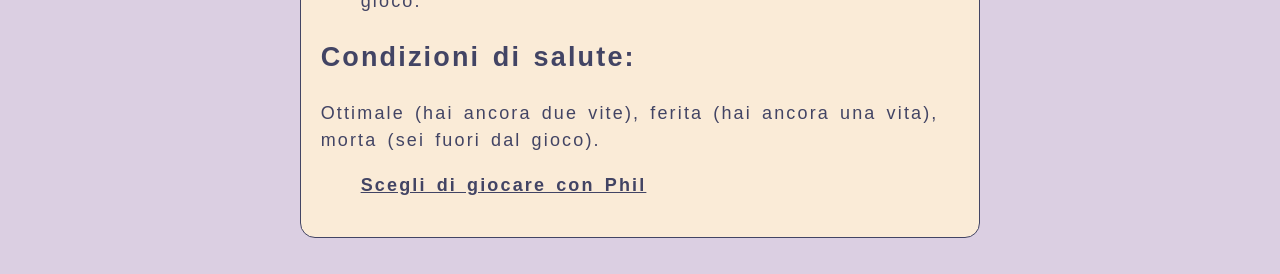
<file: Phil_overview.html>
<!DOCTYPE html>
<html lang="it">
<head>
    <meta charset="UTF-8">
    <meta name="viewport" content="width=device-width, initial-scale=1.0">
    <link rel="stylesheet" href="style.css">
    <script src="personaggi.js" defer></script>
    <title>Giochiamoci! - ZombiCide - Phil, anteprima</title>
</head>
<body>
    <main>
            <personaggio-overview data-id="phil"></personaggio-overview>
    </main>   
</body>
</html>
</file>
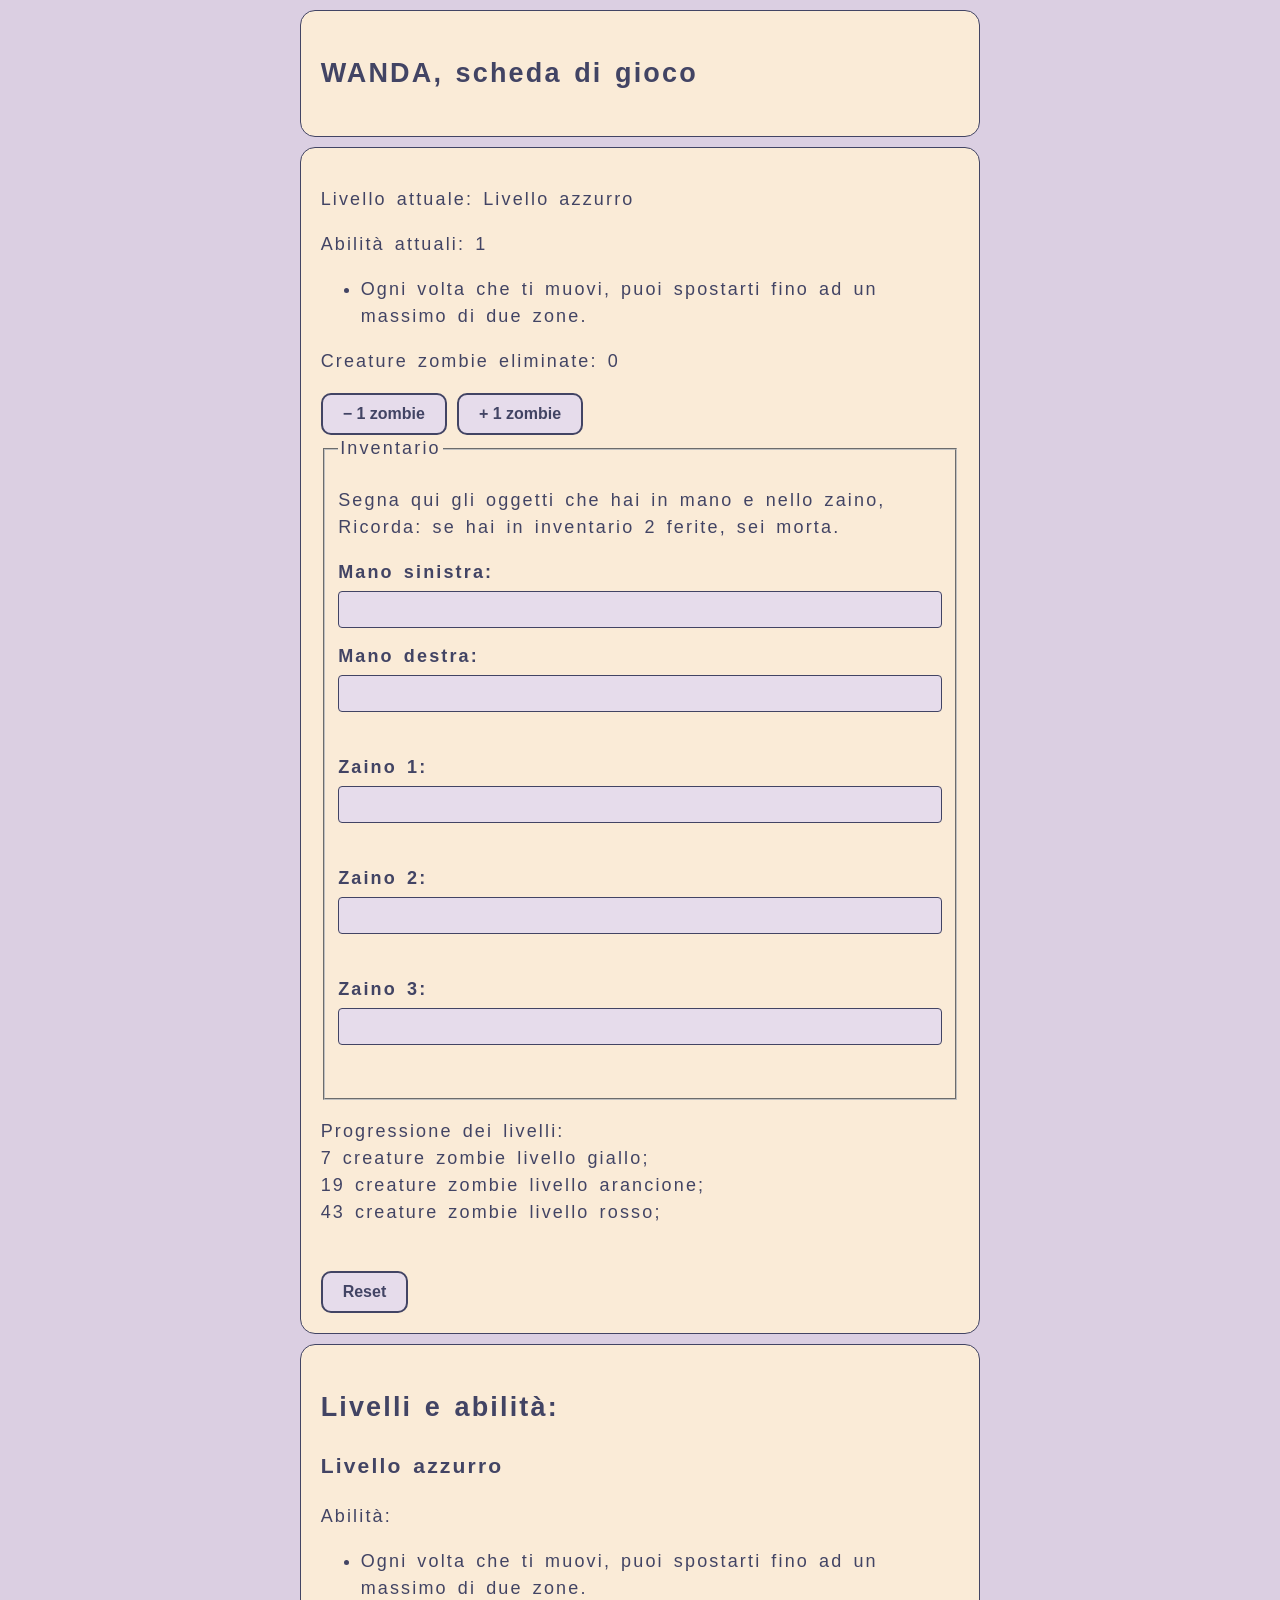
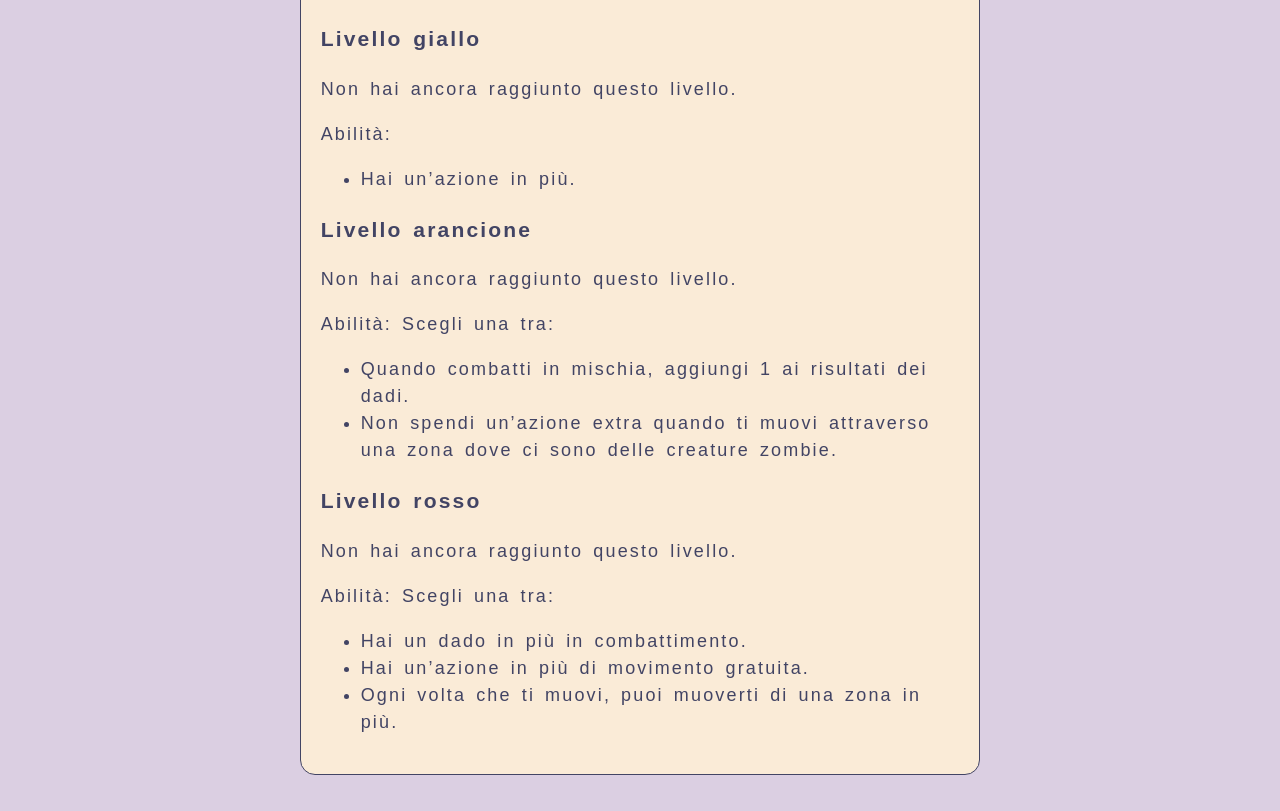
<file: Wanda_card.html>
<!DOCTYPE html>
<html lang="it">
<head>
    <meta charset="UTF-8">
    <meta name="viewport" content="width=device-width, initial-scale=1.0">
    <link rel="stylesheet" href="style.css">
    <script src="personaggi.js" defer></script>
    <title>Giochiamoci! - ZombiCide - Wanda, scheda di gioco</title>
</head>
<body>
    <main>
        <personaggio-card data-id="wanda"></personaggio-card>
    </main>
</body>
</html>
</file>
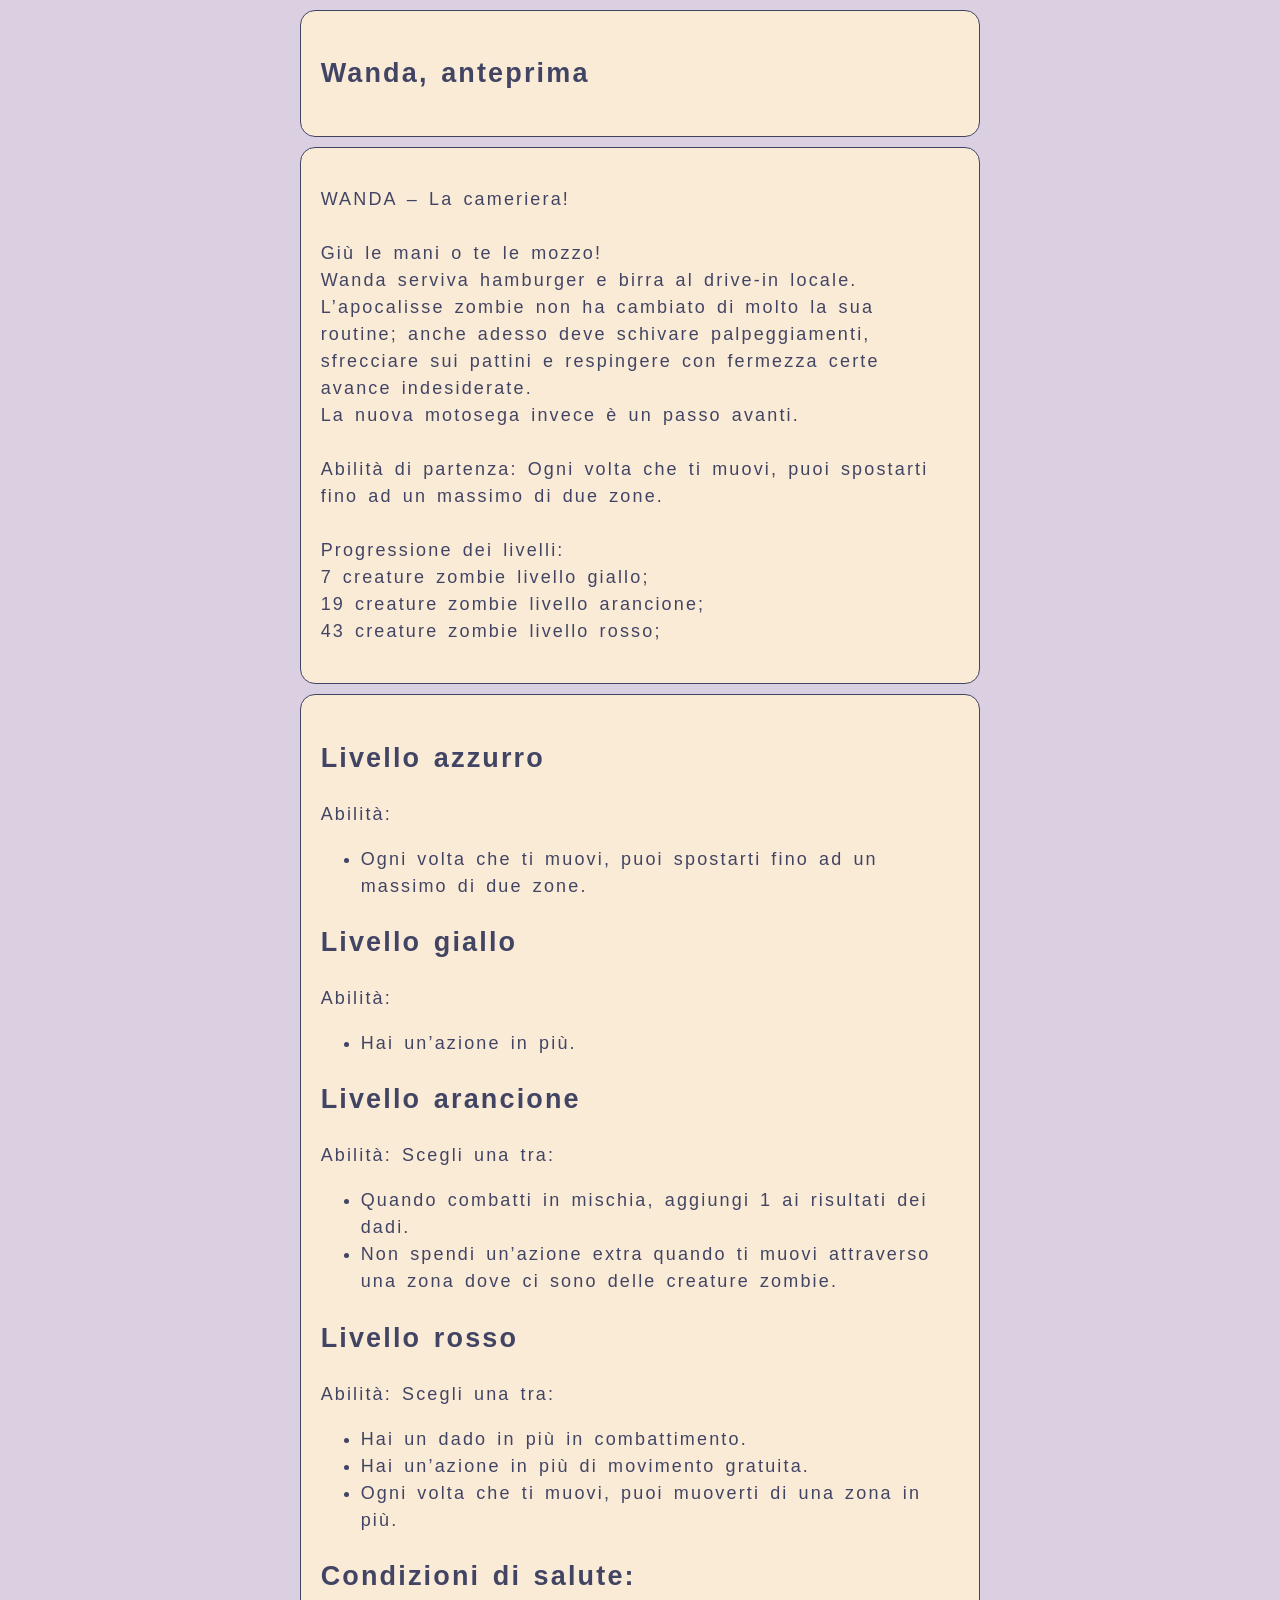
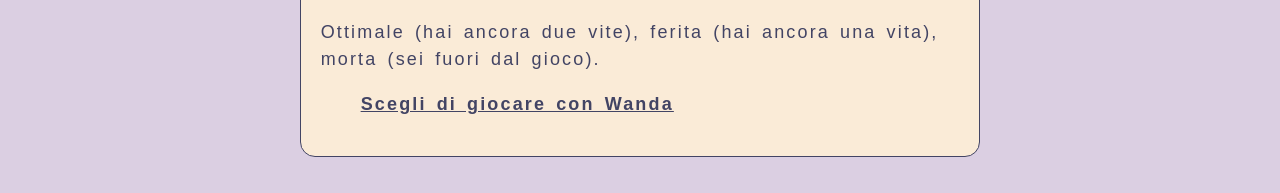
<file: Wanda_overview.html>
<!DOCTYPE html>
<html lang="it">
<head>
    <meta charset="UTF-8">
    <meta name="viewport" content="width=device-width, initial-scale=1.0">
    <link rel="stylesheet" href="style.css">
    <script src="personaggi.js" defer></script>
    <title>Giochiamoci! - ZombiCide - Wanda, anteprima</title>
</head>
<body>
    <main>
            <personaggio-overview data-id="wanda"></personaggio-overview>
    </main>
</body>
</html>
</file>
<file: style.css>
body{
  background-color: #DBCFE2; /* Colore di sfondo */
  margin: 0;
  padding: 0px;
  margin:auto;

  font-family: Verdana, Geneva, Tahoma, sans-serif;
  color: #424464;          /* Colore del testo */
  font-size: 18px;            /* Dimensione consigliata tra 16px e 20px */
  line-height: 1.5;           /* Interlinea ampia */
  letter-spacing: 0.12em;     /* Spazio tra lettere */
  word-spacing: 0.16em;       /* Spazio tra parole */
  text-align: left;           /* MAI giustificato */
  margin-bottom: 2em;         /* Spazio tra paragrafi */
  max-width: 70ch;            /* Righe non troppo lunghe (max 70 caratteri) */
}

header, section, footer {
  background-color:antiquewhite;
  padding: 20px;
  margin: 10px;
  border-radius: 15px;
  border: 1px solid #424464; /* Bordo scuro per contrastare con lo sfondo chiaro */
}

/* header {
  position: sticky;
  top: 0;
  z-index: 1000; /* Serve a farlo stare sopra agli altri elementi
} */

html {
  scroll-behavior: smooth;
}

/* Di base le tendine sono nascoste */
.tendina {
    display: none;
    position: absolute;
    list-style: none;
    padding: 0;
    margin: 0;
    background-color: #f4ebd9; /* Il tuo colore pergamena */
    border: 1px solid #424464; /* Bordo scuro per contrastare con lo sfondo chiaro */
}

/* Mostra la tendina SOLO quando il bottone è cliccato (:focus) 
   o quando la tastiera è attiva dentro la voce (:focus-within) */
.voce-tendina:focus-within .tendina {
    display: block;
}

/* Stile base per far sembrare il bottone un elemento del menù */
.bottone-menu {
    background: none;
    border: none;
    font-family: inherit;
    font-size: inherit;
    color: inherit;
    cursor: pointer;
    padding: 0;
}

/* 1. Forza le scritte (label) ad andare a capo e crea un po' di spazio sotto */
form label {
    display: block;
    margin-bottom: 5px;
    font-weight: bold; /* Opzionale: rende le etichette più leggibili */
}

/* 2. Allarga i campi di testo al massimo della sezione e li manda a capo */
form input[type="text"],
form input[type="email"],
form select,
form textarea {
    display: block;
    width: 100%; /* Occupa tutta la larghezza della section */
    box-sizing: border-box; /* FONDAMENTALE: include padding e bordi nel calcolo del 100% */
    padding: 10px; /* Spazio interno per non far toccare il testo ai bordi */
    margin-bottom: 15px; /* Spazio tra un campo e l'altro */
    border: 1px solid #424464; /* Bordo scuro per contrastare con lo sfondo chiaro */
    border-radius: 4px;
    background-color: #E6DCEB; /* Colore di sfondo per i campi */
}

/* 3. Stile base per il bottone di invio (opzionale) */
form button {
    padding: 10px 20px;
    cursor: pointer;
}

/* 1. Allinea il logo a sinistra e il blocco testi a destra */
.header-main-box {
    display: flex;
    align-items: center; /* Centra verticalmente il logo rispetto all'intero blocco di testo */
    gap: 30px;           /* Spazio orizzontale tra il logo e i testi */
}

/* 2. Forza i testi a svilupparsi dall'alto verso il basso (colonna) */
.testi-header {
    display: flex;
    flex-direction: column; 
    gap: 5px;            /* Spazio verticale tra l'H1 e il motto */
}

/* 3. Pulizia dei margini predefiniti dei testi per evitare disallineamenti */
.testi-header h1,
.testi-header .motto {
    margin: 0;
}

/* 4. Dimensioni del logo */
.logo {
    max-height: 10ch;    /* Regola l'altezza in base a quanto vuoi grandi i testi */
    width: auto;
}

/* --- REGOLE PER MOBILE (Schermi sotto i 480px) --- */
@media (max-width: 800px) {
    
    /* Forza il logo a stare SOPRA e i testi SOTTO, tutto centrato */
    .header-main-box {
        flex-direction: column; 
        align-items: center;    /* Centra il logo e il blocco testi orizzontalmente */
        text-align: center;     /* Centra il testo dentro all'H1 e al p */
        gap: 12px;              /* Spazio verticale tra il logo e il titolo */
    }

    /* Rimpicciolisci il logo per non rubare troppo spazio verticale */
    .logo {
        max-height: 100px;
        width: auto;
    }

    /* Gestione dei font per evitare che le parole si spezzino male */
    .testi-header h1 {
        font-size: 1.6rem;
        line-height: 1.2;
    }

    .testi-header .motto {
        font-size: 0.95rem;
        line-height: 1.4;
        margin-top: 5px;
    }
}

nav {
  margin-top: 20px;
}

a {
  color: #424464;
  font-weight: bold;
  text-decoration: underline;
  transition: color 0.3s, border 0.3s; /* Transizione fluida per colore e bordo */
}

a:hover {
  color: #736754;
  border: 3px solid #736754;
}

button, input[type="reset"] {
  font-family: Verdana, Geneva, Tahoma, sans-serif;
  font-weight: bold;
  background-color: #E6DCEB;
  color: #424464;
  border: solid 2px #424464;
  padding: 10px 20px;
  cursor: pointer;
  font-size: 16px;
  border-radius: 10px;
}

.gioco-di-ruolo, .home-link-box, .escape-room, .gioco-da-tavolo, .videogioco, .accessibile, details {
  padding: 5px 15px;
  border: 1px solid #424464;
  border-radius: 10px;
  background-color: #DBCFE2;
  margin-bottom: 10px;
}

details {
  cursor: pointer;
}

/* h3 {
  padding-left: 10px;
} */

summary {
  font-weight: bold;
}

.escape-room {
  background-color: #CDDFE6;
}

.gioco-da-tavolo {
  background-color: #EDD4AD;
}

.videogioco {
  background-color: #DAE8D2;
}

.gioco-di-ruolo {
  background-color: #F5D1D1;
}
</file>
